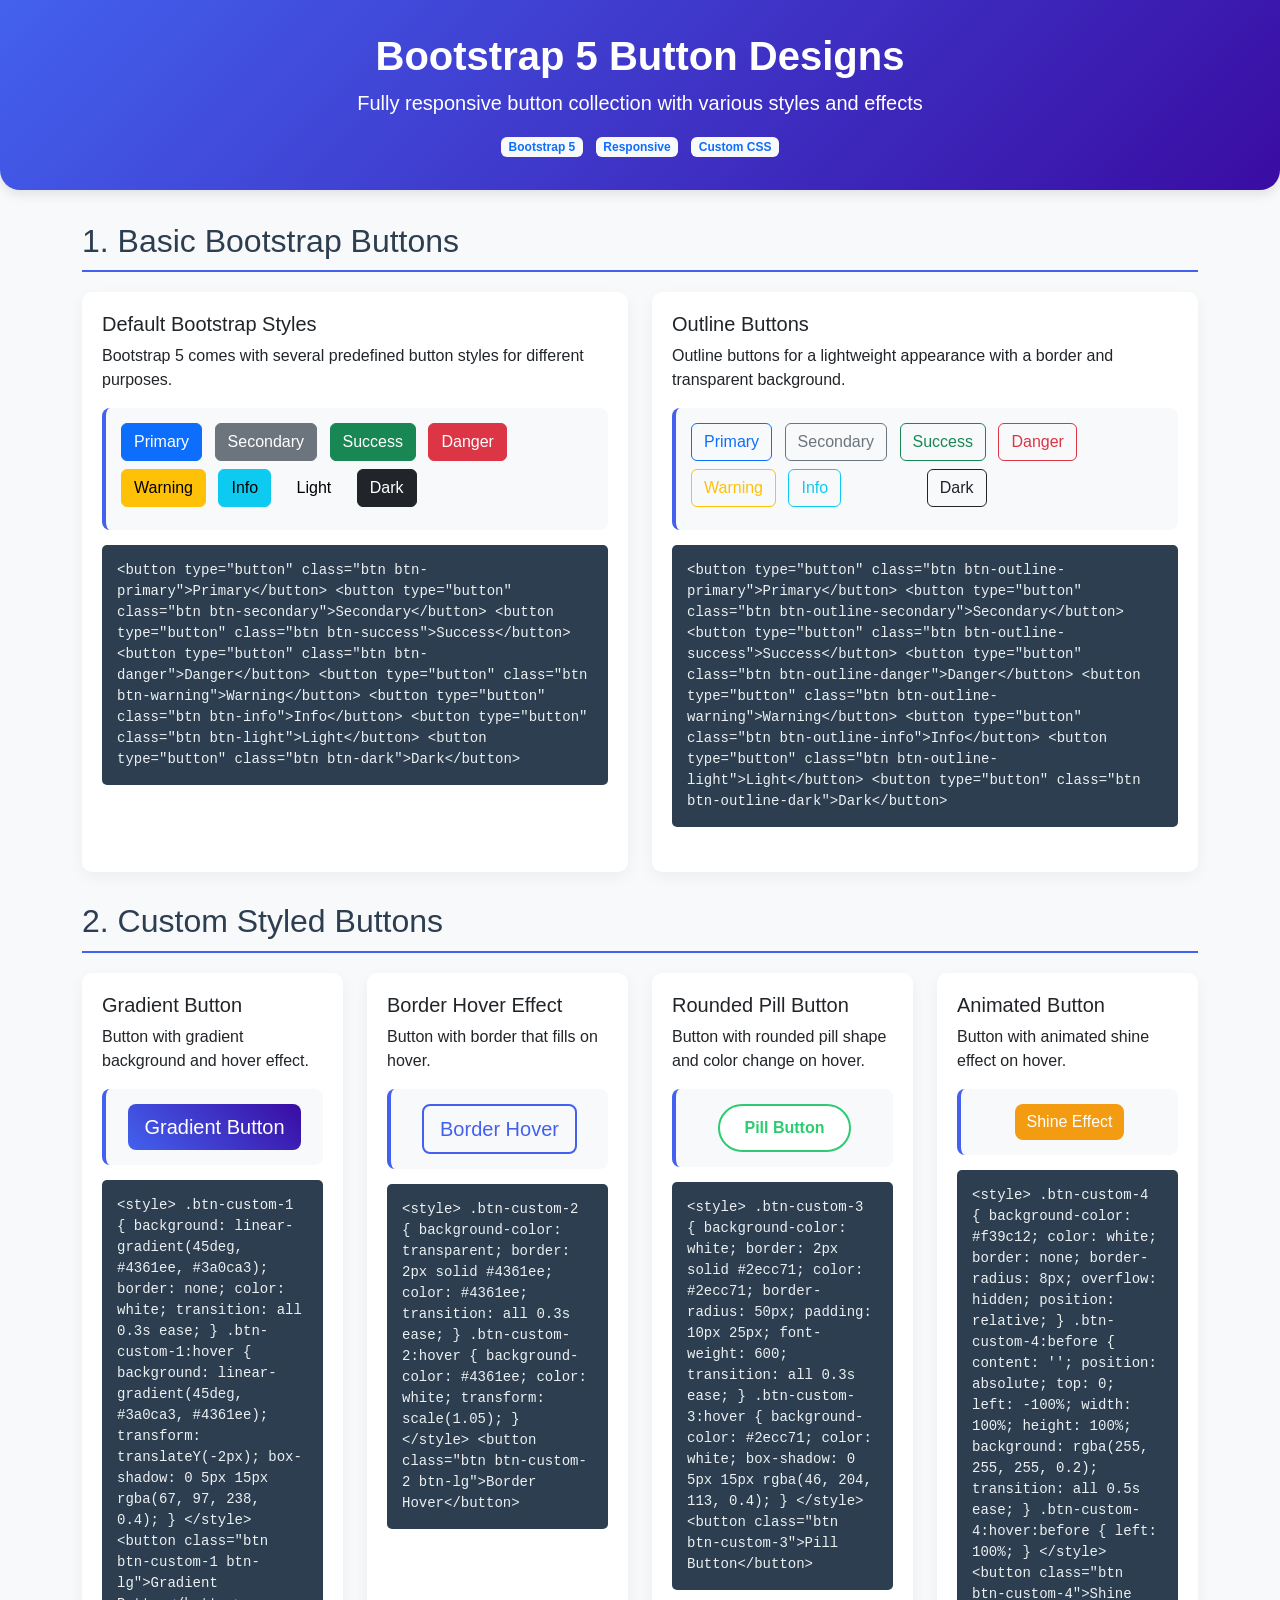
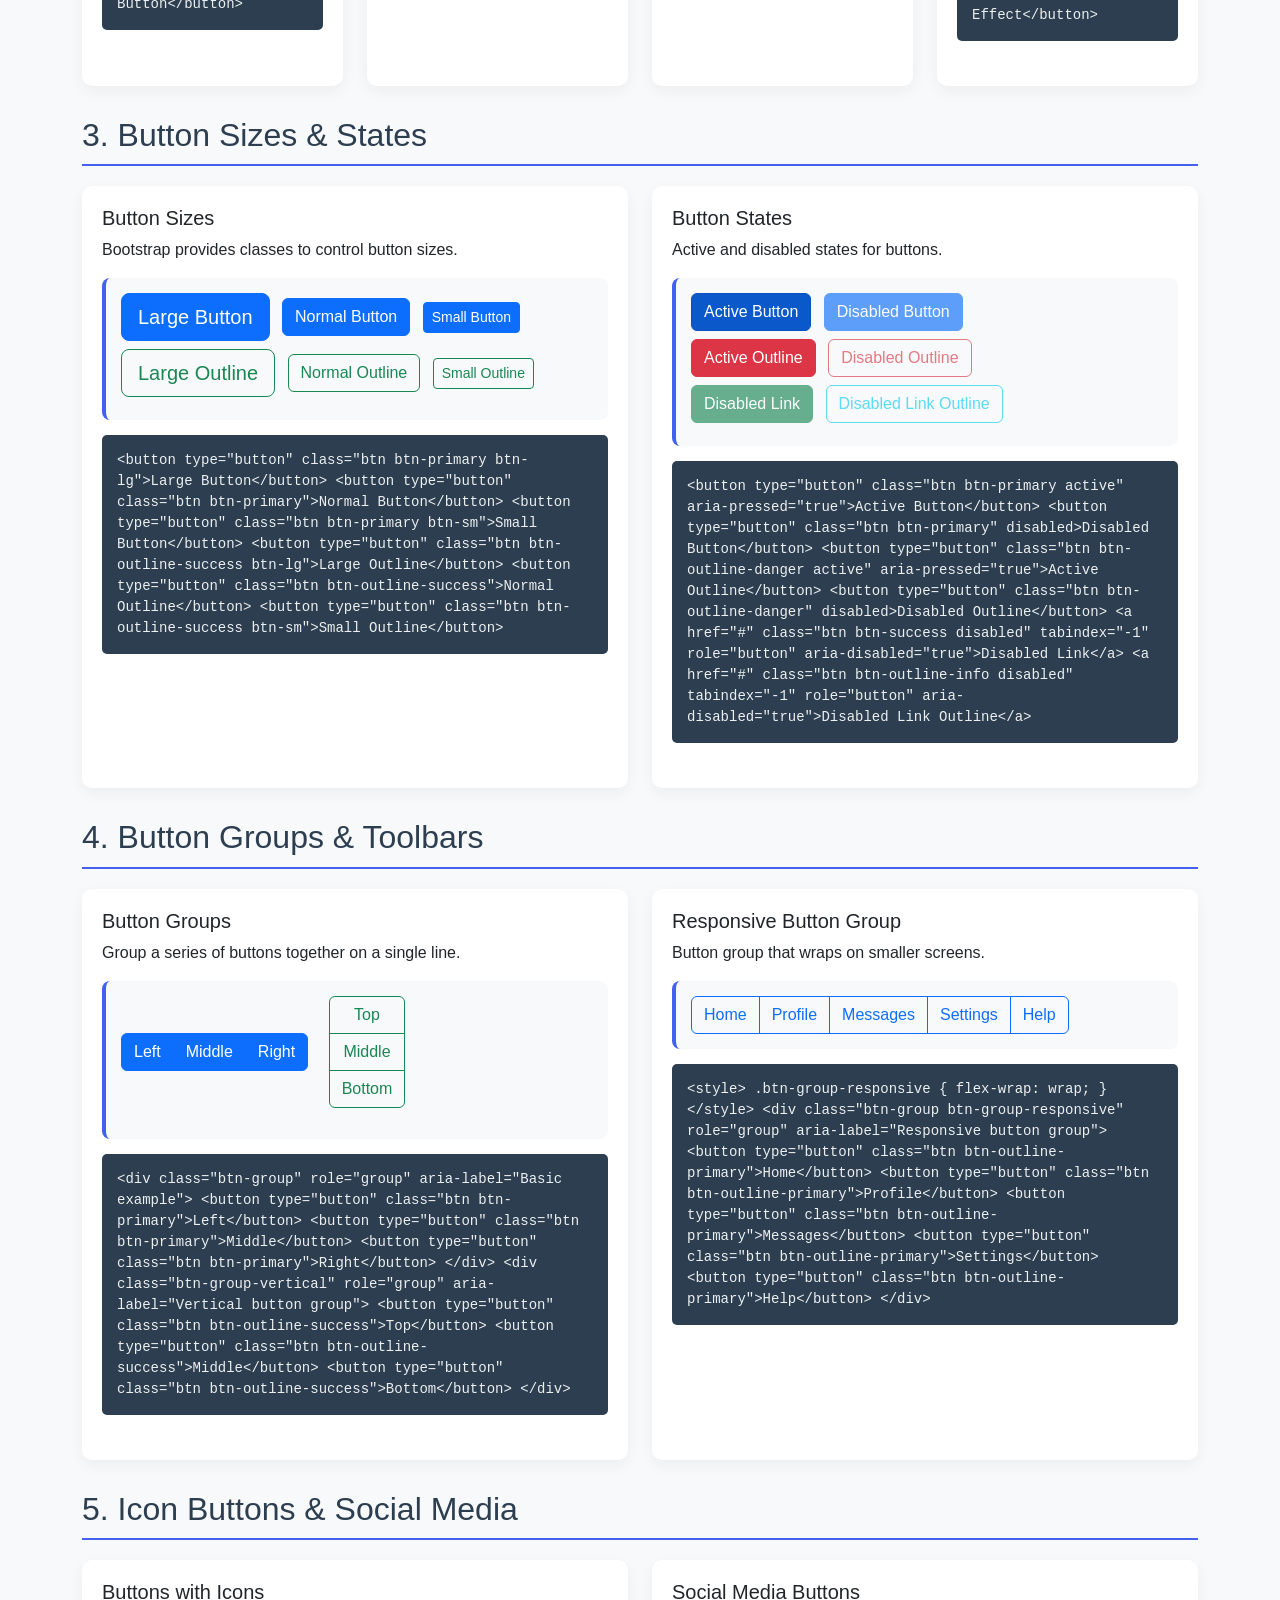
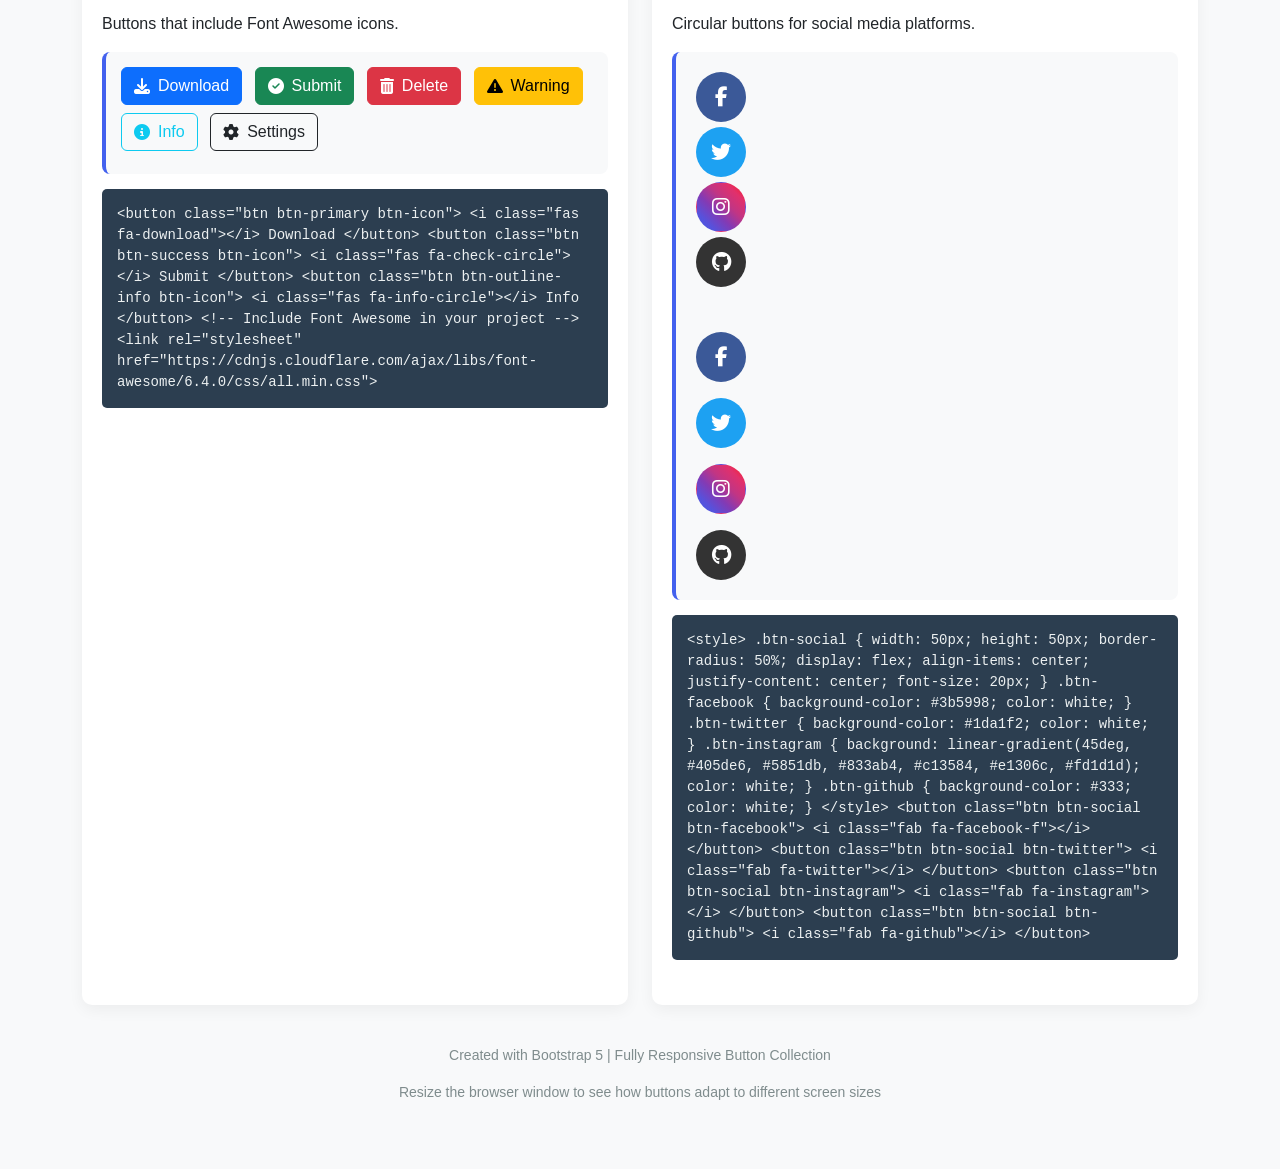
<file: btn.html>
<!DOCTYPE html>
<html lang="en">
<head>
    <meta charset="UTF-8">
    <meta name="viewport" content="width=device-width, initial-scale=1.0">
    <title>Bootstrap 5 Button Designs - Responsive</title>
    <!-- Bootstrap 5 CSS -->
    <link href="https://cdn.jsdelivr.net/npm/bootstrap@5.3.0-alpha1/dist/css/bootstrap.min.css" rel="stylesheet">
    <!-- Font Awesome for icons -->
    <link rel="stylesheet" href="https://cdnjs.cloudflare.com/ajax/libs/font-awesome/6.4.0/css/all.min.css">
    <style>
        :root {
            --primary-color: #4361ee;
            --secondary-color: #3a0ca3;
            --success-color: #2ecc71;
            --danger-color: #e74c3c;
            --warning-color: #f39c12;
            --info-color: #3498db;
            --dark-color: #2c3e50;
            --light-color: #ecf0f1;
        }
        
        body {
            background-color: #f8f9fa;
            padding-bottom: 50px;
            font-family: 'Segoe UI', Tahoma, Geneva, Verdana, sans-serif;
        }
        
        .header {
            background: linear-gradient(135deg, var(--primary-color), var(--secondary-color));
            color: white;
            padding: 2rem 0;
            margin-bottom: 2rem;
            border-radius: 0 0 20px 20px;
            box-shadow: 0 4px 12px rgba(0, 0, 0, 0.1);
        }
        
        .section-title {
            color: var(--dark-color);
            border-bottom: 2px solid var(--primary-color);
            padding-bottom: 10px;
            margin-top: 30px;
            margin-bottom: 20px;
        }
        
        .button-card {
            background: white;
            border-radius: 10px;
            padding: 20px;
            margin-bottom: 25px;
            box-shadow: 0 5px 15px rgba(0, 0, 0, 0.05);
            transition: transform 0.3s ease;
            height: 100%;
        }
        
        .button-card:hover {
            transform: translateY(-5px);
        }
        
        .button-demo {
            margin: 15px 0;
            padding: 15px;
            background-color: #f8f9fa;
            border-radius: 8px;
            border-left: 4px solid var(--primary-color);
        }
        
        .code-block {
            background-color: #2c3e50;
            color: #ecf0f1;
            padding: 15px;
            border-radius: 5px;
            font-family: 'Courier New', monospace;
            font-size: 14px;
            overflow-x: auto;
            margin-top: 15px;
        }
        
        .btn-custom-1 {
            background: linear-gradient(45deg, var(--primary-color), var(--secondary-color));
            border: none;
            color: white;
            transition: all 0.3s ease;
        }
        
        .btn-custom-1:hover {
            background: linear-gradient(45deg, var(--secondary-color), var(--primary-color));
            transform: translateY(-2px);
            box-shadow: 0 5px 15px rgba(67, 97, 238, 0.4);
        }
        
        .btn-custom-2 {
            background-color: transparent;
            border: 2px solid var(--primary-color);
            color: var(--primary-color);
            transition: all 0.3s ease;
        }
        
        .btn-custom-2:hover {
            background-color: var(--primary-color);
            color: white;
            transform: scale(1.05);
        }
        
        .btn-custom-3 {
            background-color: white;
            border: 2px solid var(--success-color);
            color: var(--success-color);
            border-radius: 50px;
            padding: 10px 25px;
            font-weight: 600;
            transition: all 0.3s ease;
        }
        
        .btn-custom-3:hover {
            background-color: var(--success-color);
            color: white;
            box-shadow: 0 5px 15px rgba(46, 204, 113, 0.4);
        }
        
        .btn-custom-4 {
            background-color: var(--warning-color);
            color: white;
            border: none;
            border-radius: 8px;
            overflow: hidden;
            position: relative;
            transition: all 0.3s ease;
        }
        
        .btn-custom-4:before {
            content: '';
            position: absolute;
            top: 0;
            left: -100%;
            width: 100%;
            height: 100%;
            background: rgba(255, 255, 255, 0.2);
            transition: all 0.5s ease;
        }
        
        .btn-custom-4:hover:before {
            left: 100%;
        }
        
        .btn-custom-5 {
            background-color: var(--dark-color);
            color: white;
            border: none;
            border-radius: 0;
            position: relative;
            transition: all 0.3s ease;
        }
        
        .btn-custom-5:after {
            content: '';
            position: absolute;
            bottom: 0;
            left: 0;
            width: 0;
            height: 3px;
            background-color: var(--info-color);
            transition: width 0.3s ease;
        }
        
        .btn-custom-5:hover:after {
            width: 100%;
        }
        
        .btn-social {
            width: 50px;
            height: 50px;
            border-radius: 50%;
            display: flex;
            align-items: center;
            justify-content: center;
            font-size: 20px;
            margin: 5px;
        }
        
        .btn-facebook {
            background-color: #3b5998;
            color: white;
        }
        
        .btn-twitter {
            background-color: #1da1f2;
            color: white;
        }
        
        .btn-instagram {
            background: linear-gradient(45deg, #405de6, #5851db, #833ab4, #c13584, #e1306c, #fd1d1d);
            color: white;
        }
        
        .btn-github {
            background-color: #333;
            color: white;
        }
        
        .btn-animated {
            position: relative;
            overflow: hidden;
            z-index: 1;
        }
        
        .btn-animated:after {
            content: '';
            position: absolute;
            top: 50%;
            left: 50%;
            width: 5px;
            height: 5px;
            background: rgba(255, 255, 255, 0.5);
            opacity: 0;
            border-radius: 100%;
            transform: scale(1, 1) translate(-50%);
            transform-origin: 50% 50%;
        }
        
        .btn-animated:focus:after {
            animation: ripple 1s ease-out;
        }
        
        @keyframes ripple {
            0% {
                transform: scale(0, 0);
                opacity: 0.5;
            }
            100% {
                transform: scale(20, 20);
                opacity: 0;
            }
        }
        
        .btn-icon {
            display: inline-flex;
            align-items: center;
            justify-content: center;
        }
        
        .btn-icon i {
            margin-right: 8px;
        }
        
        .btn-group-responsive {
            flex-wrap: wrap;
        }
        
        @media (max-width: 768px) {
            .header h1 {
                font-size: 1.8rem;
            }
            
            .header p {
                font-size: 1rem;
            }
            
            .btn-group-responsive .btn {
                margin-bottom: 5px;
            }
        }
        
        .footer {
            text-align: center;
            margin-top: 40px;
            color: #7f8c8d;
            font-size: 14px;
        }
    </style>
</head>
<body>
    <!-- Header Section -->
    <div class="header">
        <div class="container">
            <h1 class="text-center fw-bold">Bootstrap 5 Button Designs</h1>
            <p class="text-center lead">Fully responsive button collection with various styles and effects</p>
            <div class="text-center mt-3">
                <span class="badge bg-light text-primary me-2">Bootstrap 5</span>
                <span class="badge bg-light text-primary me-2">Responsive</span>
                <span class="badge bg-light text-primary">Custom CSS</span>
            </div>
        </div>
    </div>
    
    <div class="container">
        <!-- Basic Bootstrap Buttons -->
        <section>
            <h2 class="section-title">1. Basic Bootstrap Buttons</h2>
            <div class="row">
                <div class="col-md-6">
                    <div class="button-card">
                        <h5>Default Bootstrap Styles</h5>
                        <p>Bootstrap 5 comes with several predefined button styles for different purposes.</p>
                        <div class="button-demo">
                            <button type="button" class="btn btn-primary me-2 mb-2">Primary</button>
                            <button type="button" class="btn btn-secondary me-2 mb-2">Secondary</button>
                            <button type="button" class="btn btn-success me-2 mb-2">Success</button>
                            <button type="button" class="btn btn-danger me-2 mb-2">Danger</button>
                            <button type="button" class="btn btn-warning me-2 mb-2">Warning</button>
                            <button type="button" class="btn btn-info me-2 mb-2">Info</button>
                            <button type="button" class="btn btn-light me-2 mb-2">Light</button>
                            <button type="button" class="btn btn-dark me-2 mb-2">Dark</button>
                        </div>
                        <div class="code-block">
&lt;button type="button" class="btn btn-primary"&gt;Primary&lt;/button&gt;
&lt;button type="button" class="btn btn-secondary"&gt;Secondary&lt;/button&gt;
&lt;button type="button" class="btn btn-success"&gt;Success&lt;/button&gt;
&lt;button type="button" class="btn btn-danger"&gt;Danger&lt;/button&gt;
&lt;button type="button" class="btn btn-warning"&gt;Warning&lt;/button&gt;
&lt;button type="button" class="btn btn-info"&gt;Info&lt;/button&gt;
&lt;button type="button" class="btn btn-light"&gt;Light&lt;/button&gt;
&lt;button type="button" class="btn btn-dark"&gt;Dark&lt;/button&gt;
                        </div>
                    </div>
                </div>
                <div class="col-md-6">
                    <div class="button-card">
                        <h5>Outline Buttons</h5>
                        <p>Outline buttons for a lightweight appearance with a border and transparent background.</p>
                        <div class="button-demo">
                            <button type="button" class="btn btn-outline-primary me-2 mb-2">Primary</button>
                            <button type="button" class="btn btn-outline-secondary me-2 mb-2">Secondary</button>
                            <button type="button" class="btn btn-outline-success me-2 mb-2">Success</button>
                            <button type="button" class="btn btn-outline-danger me-2 mb-2">Danger</button>
                            <button type="button" class="btn btn-outline-warning me-2 mb-2">Warning</button>
                            <button type="button" class="btn btn-outline-info me-2 mb-2">Info</button>
                            <button type="button" class="btn btn-outline-light me-2 mb-2">Light</button>
                            <button type="button" class="btn btn-outline-dark me-2 mb-2">Dark</button>
                        </div>
                        <div class="code-block">
&lt;button type="button" class="btn btn-outline-primary"&gt;Primary&lt;/button&gt;
&lt;button type="button" class="btn btn-outline-secondary"&gt;Secondary&lt;/button&gt;
&lt;button type="button" class="btn btn-outline-success"&gt;Success&lt;/button&gt;
&lt;button type="button" class="btn btn-outline-danger"&gt;Danger&lt;/button&gt;
&lt;button type="button" class="btn btn-outline-warning"&gt;Warning&lt;/button&gt;
&lt;button type="button" class="btn btn-outline-info"&gt;Info&lt;/button&gt;
&lt;button type="button" class="btn btn-outline-light"&gt;Light&lt;/button&gt;
&lt;button type="button" class="btn btn-outline-dark"&gt;Dark&lt;/button&gt;
                        </div>
                    </div>
                </div>
            </div>
        </section>
        
        <!-- Custom Styled Buttons -->
        <section>
            <h2 class="section-title">2. Custom Styled Buttons</h2>
            <div class="row">
                <div class="col-md-6 col-lg-3">
                    <div class="button-card">
                        <h5>Gradient Button</h5>
                        <p>Button with gradient background and hover effect.</p>
                        <div class="button-demo text-center">
                            <button class="btn btn-custom-1 btn-lg">Gradient Button</button>
                        </div>
                        <div class="code-block">
&lt;style&gt;
.btn-custom-1 {
    background: linear-gradient(45deg, #4361ee, #3a0ca3);
    border: none;
    color: white;
    transition: all 0.3s ease;
}
.btn-custom-1:hover {
    background: linear-gradient(45deg, #3a0ca3, #4361ee);
    transform: translateY(-2px);
    box-shadow: 0 5px 15px rgba(67, 97, 238, 0.4);
}
&lt;/style&gt;

&lt;button class="btn btn-custom-1 btn-lg"&gt;Gradient Button&lt;/button&gt;
                        </div>
                    </div>
                </div>
                <div class="col-md-6 col-lg-3">
                    <div class="button-card">
                        <h5>Border Hover Effect</h5>
                        <p>Button with border that fills on hover.</p>
                        <div class="button-demo text-center">
                            <button class="btn btn-custom-2 btn-lg">Border Hover</button>
                        </div>
                        <div class="code-block">
&lt;style&gt;
.btn-custom-2 {
    background-color: transparent;
    border: 2px solid #4361ee;
    color: #4361ee;
    transition: all 0.3s ease;
}
.btn-custom-2:hover {
    background-color: #4361ee;
    color: white;
    transform: scale(1.05);
}
&lt;/style&gt;

&lt;button class="btn btn-custom-2 btn-lg"&gt;Border Hover&lt;/button&gt;
                        </div>
                    </div>
                </div>
                <div class="col-md-6 col-lg-3">
                    <div class="button-card">
                        <h5>Rounded Pill Button</h5>
                        <p>Button with rounded pill shape and color change on hover.</p>
                        <div class="button-demo text-center">
                            <button class="btn btn-custom-3">Pill Button</button>
                        </div>
                        <div class="code-block">
&lt;style&gt;
.btn-custom-3 {
    background-color: white;
    border: 2px solid #2ecc71;
    color: #2ecc71;
    border-radius: 50px;
    padding: 10px 25px;
    font-weight: 600;
    transition: all 0.3s ease;
}
.btn-custom-3:hover {
    background-color: #2ecc71;
    color: white;
    box-shadow: 0 5px 15px rgba(46, 204, 113, 0.4);
}
&lt;/style&gt;

&lt;button class="btn btn-custom-3"&gt;Pill Button&lt;/button&gt;
                        </div>
                    </div>
                </div>
                <div class="col-md-6 col-lg-3">
                    <div class="button-card">
                        <h5>Animated Button</h5>
                        <p>Button with animated shine effect on hover.</p>
                        <div class="button-demo text-center">
                            <button class="btn btn-custom-4">Shine Effect</button>
                        </div>
                        <div class="code-block">
&lt;style&gt;
.btn-custom-4 {
    background-color: #f39c12;
    color: white;
    border: none;
    border-radius: 8px;
    overflow: hidden;
    position: relative;
}
.btn-custom-4:before {
    content: '';
    position: absolute;
    top: 0;
    left: -100%;
    width: 100%;
    height: 100%;
    background: rgba(255, 255, 255, 0.2);
    transition: all 0.5s ease;
}
.btn-custom-4:hover:before {
    left: 100%;
}
&lt;/style&gt;

&lt;button class="btn btn-custom-4"&gt;Shine Effect&lt;/button&gt;
                        </div>
                    </div>
                </div>
            </div>
        </section>
        
        <!-- Button Sizes & States -->
        <section>
            <h2 class="section-title">3. Button Sizes & States</h2>
            <div class="row">
                <div class="col-md-6">
                    <div class="button-card">
                        <h5>Button Sizes</h5>
                        <p>Bootstrap provides classes to control button sizes.</p>
                        <div class="button-demo">
                            <button type="button" class="btn btn-primary btn-lg me-2 mb-2">Large Button</button>
                            <button type="button" class="btn btn-primary me-2 mb-2">Normal Button</button>
                            <button type="button" class="btn btn-primary btn-sm me-2 mb-2">Small Button</button>
                            <br>
                            <button type="button" class="btn btn-outline-success btn-lg me-2 mb-2">Large Outline</button>
                            <button type="button" class="btn btn-outline-success me-2 mb-2">Normal Outline</button>
                            <button type="button" class="btn btn-outline-success btn-sm mb-2">Small Outline</button>
                        </div>
                        <div class="code-block">
&lt;button type="button" class="btn btn-primary btn-lg"&gt;Large Button&lt;/button&gt;
&lt;button type="button" class="btn btn-primary"&gt;Normal Button&lt;/button&gt;
&lt;button type="button" class="btn btn-primary btn-sm"&gt;Small Button&lt;/button&gt;

&lt;button type="button" class="btn btn-outline-success btn-lg"&gt;Large Outline&lt;/button&gt;
&lt;button type="button" class="btn btn-outline-success"&gt;Normal Outline&lt;/button&gt;
&lt;button type="button" class="btn btn-outline-success btn-sm"&gt;Small Outline&lt;/button&gt;
                        </div>
                    </div>
                </div>
                <div class="col-md-6">
                    <div class="button-card">
                        <h5>Button States</h5>
                        <p>Active and disabled states for buttons.</p>
                        <div class="button-demo">
                            <button type="button" class="btn btn-primary active me-2 mb-2" aria-pressed="true">Active Button</button>
                            <button type="button" class="btn btn-primary me-2 mb-2" disabled>Disabled Button</button>
                            <br>
                            <button type="button" class="btn btn-outline-danger active me-2 mb-2" aria-pressed="true">Active Outline</button>
                            <button type="button" class="btn btn-outline-danger mb-2" disabled>Disabled Outline</button>
                            <br>
                            <a href="#" class="btn btn-success disabled me-2 mb-2" tabindex="-1" role="button" aria-disabled="true">Disabled Link</a>
                            <a href="#" class="btn btn-outline-info disabled mb-2" tabindex="-1" role="button" aria-disabled="true">Disabled Link Outline</a>
                        </div>
                        <div class="code-block">
&lt;button type="button" class="btn btn-primary active" aria-pressed="true"&gt;Active Button&lt;/button&gt;
&lt;button type="button" class="btn btn-primary" disabled&gt;Disabled Button&lt;/button&gt;

&lt;button type="button" class="btn btn-outline-danger active" aria-pressed="true"&gt;Active Outline&lt;/button&gt;
&lt;button type="button" class="btn btn-outline-danger" disabled&gt;Disabled Outline&lt;/button&gt;

&lt;a href="#" class="btn btn-success disabled" tabindex="-1" role="button" aria-disabled="true"&gt;Disabled Link&lt;/a&gt;
&lt;a href="#" class="btn btn-outline-info disabled" tabindex="-1" role="button" aria-disabled="true"&gt;Disabled Link Outline&lt;/a&gt;
                        </div>
                    </div>
                </div>
            </div>
        </section>
        
        <!-- Button Groups & Toolbars -->
        <section>
            <h2 class="section-title">4. Button Groups & Toolbars</h2>
            <div class="row">
                <div class="col-md-6">
                    <div class="button-card">
                        <h5>Button Groups</h5>
                        <p>Group a series of buttons together on a single line.</p>
                        <div class="button-demo">
                            <div class="btn-group me-3 mb-3" role="group" aria-label="Basic example">
                                <button type="button" class="btn btn-primary">Left</button>
                                <button type="button" class="btn btn-primary">Middle</button>
                                <button type="button" class="btn btn-primary">Right</button>
                            </div>
                            
                            <div class="btn-group-vertical mb-3" role="group" aria-label="Vertical button group">
                                <button type="button" class="btn btn-outline-success">Top</button>
                                <button type="button" class="btn btn-outline-success">Middle</button>
                                <button type="button" class="btn btn-outline-success">Bottom</button>
                            </div>
                        </div>
                        <div class="code-block">
&lt;div class="btn-group" role="group" aria-label="Basic example"&gt;
    &lt;button type="button" class="btn btn-primary"&gt;Left&lt;/button&gt;
    &lt;button type="button" class="btn btn-primary"&gt;Middle&lt;/button&gt;
    &lt;button type="button" class="btn btn-primary"&gt;Right&lt;/button&gt;
&lt;/div&gt;

&lt;div class="btn-group-vertical" role="group" aria-label="Vertical button group"&gt;
    &lt;button type="button" class="btn btn-outline-success"&gt;Top&lt;/button&gt;
    &lt;button type="button" class="btn btn-outline-success"&gt;Middle&lt;/button&gt;
    &lt;button type="button" class="btn btn-outline-success"&gt;Bottom&lt;/button&gt;
&lt;/div&gt;
                        </div>
                    </div>
                </div>
                <div class="col-md-6">
                    <div class="button-card">
                        <h5>Responsive Button Group</h5>
                        <p>Button group that wraps on smaller screens.</p>
                        <div class="button-demo">
                            <div class="btn-group btn-group-responsive" role="group" aria-label="Responsive button group">
                                <button type="button" class="btn btn-outline-primary">Home</button>
                                <button type="button" class="btn btn-outline-primary">Profile</button>
                                <button type="button" class="btn btn-outline-primary">Messages</button>
                                <button type="button" class="btn btn-outline-primary">Settings</button>
                                <button type="button" class="btn btn-outline-primary">Help</button>
                            </div>
                        </div>
                        <div class="code-block">
&lt;style&gt;
.btn-group-responsive {
    flex-wrap: wrap;
}
&lt;/style&gt;

&lt;div class="btn-group btn-group-responsive" role="group" aria-label="Responsive button group"&gt;
    &lt;button type="button" class="btn btn-outline-primary"&gt;Home&lt;/button&gt;
    &lt;button type="button" class="btn btn-outline-primary"&gt;Profile&lt;/button&gt;
    &lt;button type="button" class="btn btn-outline-primary"&gt;Messages&lt;/button&gt;
    &lt;button type="button" class="btn btn-outline-primary"&gt;Settings&lt;/button&gt;
    &lt;button type="button" class="btn btn-outline-primary"&gt;Help&lt;/button&gt;
&lt;/div&gt;
                        </div>
                    </div>
                </div>
            </div>
        </section>
        
        <!-- Icon Buttons & Social Media -->
        <section>
            <h2 class="section-title">5. Icon Buttons & Social Media</h2>
            <div class="row">
                <div class="col-md-6">
                    <div class="button-card">
                        <h5>Buttons with Icons</h5>
                        <p>Buttons that include Font Awesome icons.</p>
                        <div class="button-demo">
                            <button class="btn btn-primary btn-icon me-2 mb-2">
                                <i class="fas fa-download"></i> Download
                            </button>
                            <button class="btn btn-success btn-icon me-2 mb-2">
                                <i class="fas fa-check-circle"></i> Submit
                            </button>
                            <button class="btn btn-danger btn-icon me-2 mb-2">
                                <i class="fas fa-trash-alt"></i> Delete
                            </button>
                            <button class="btn btn-warning btn-icon mb-2">
                                <i class="fas fa-exclamation-triangle"></i> Warning
                            </button>
                            <br>
                            <button class="btn btn-outline-info btn-icon me-2 mb-2">
                                <i class="fas fa-info-circle"></i> Info
                            </button>
                            <button class="btn btn-outline-dark btn-icon mb-2">
                                <i class="fas fa-cog"></i> Settings
                            </button>
                        </div>
                        <div class="code-block">
&lt;button class="btn btn-primary btn-icon"&gt;
    &lt;i class="fas fa-download"&gt;&lt;/i&gt; Download
&lt;/button&gt;

&lt;button class="btn btn-success btn-icon"&gt;
    &lt;i class="fas fa-check-circle"&gt;&lt;/i&gt; Submit
&lt;/button&gt;

&lt;button class="btn btn-outline-info btn-icon"&gt;
    &lt;i class="fas fa-info-circle"&gt;&lt;/i&gt; Info
&lt;/button&gt;

&lt;!-- Include Font Awesome in your project --&gt;
&lt;link rel="stylesheet" href="https://cdnjs.cloudflare.com/ajax/libs/font-awesome/6.4.0/css/all.min.css"&gt;
                        </div>
                    </div>
                </div>
                <div class="col-md-6">
                    <div class="button-card">
                        <h5>Social Media Buttons</h5>
                        <p>Circular buttons for social media platforms.</p>
                        <div class="button-demo text-center">
                            <button class="btn btn-social btn-facebook me-2">
                                <i class="fab fa-facebook-f"></i>
                            </button>
                            <button class="btn btn-social btn-twitter me-2">
                                <i class="fab fa-twitter"></i>
                            </button>
                            <button class="btn btn-social btn-instagram me-2">
                                <i class="fab fa-instagram"></i>
                            </button>
                            <button class="btn btn-social btn-github">
                                <i class="fab fa-github"></i>
                            </button>
                            <br>
                            <button class="btn btn-social btn-facebook btn-lg me-2 mt-3">
                                <i class="fab fa-facebook-f"></i>
                            </button>
                            <button class="btn btn-social btn-twitter btn-lg me-2 mt-3">
                                <i class="fab fa-twitter"></i>
                            </button>
                            <button class="btn btn-social btn-instagram btn-lg me-2 mt-3">
                                <i class="fab fa-instagram"></i>
                            </button>
                            <button class="btn btn-social btn-github btn-lg mt-3">
                                <i class="fab fa-github"></i>
                            </button>
                        </div>
                        <div class="code-block">
&lt;style&gt;
.btn-social {
    width: 50px;
    height: 50px;
    border-radius: 50%;
    display: flex;
    align-items: center;
    justify-content: center;
    font-size: 20px;
}
.btn-facebook { background-color: #3b5998; color: white; }
.btn-twitter { background-color: #1da1f2; color: white; }
.btn-instagram { background: linear-gradient(45deg, #405de6, #5851db, #833ab4, #c13584, #e1306c, #fd1d1d); color: white; }
.btn-github { background-color: #333; color: white; }
&lt;/style&gt;

&lt;button class="btn btn-social btn-facebook"&gt;
    &lt;i class="fab fa-facebook-f"&gt;&lt;/i&gt;
&lt;/button&gt;
&lt;button class="btn btn-social btn-twitter"&gt;
    &lt;i class="fab fa-twitter"&gt;&lt;/i&gt;
&lt;/button&gt;
&lt;button class="btn btn-social btn-instagram"&gt;
    &lt;i class="fab fa-instagram"&gt;&lt;/i&gt;
&lt;/button&gt;
&lt;button class="btn btn-social btn-github"&gt;
    &lt;i class="fab fa-github"&gt;&lt;/i&gt;
&lt;/button&gt;
                        </div>
                    </div>
                </div>
            </div>
        </section>
        
        <!-- Footer -->
        <div class="footer">
            <p>Created with Bootstrap 5 | Fully Responsive Button Collection</p>
            <p>Resize the browser window to see how buttons adapt to different screen sizes</p>
        </div>
    </div>

    <!-- Bootstrap 5 JS Bundle with Popper -->
    <script src="https://cdn.jsdelivr.net/npm/bootstrap@5.3.0-alpha1/dist/js/bootstrap.bundle.min.js"></script>
</body>
</html>
</file>
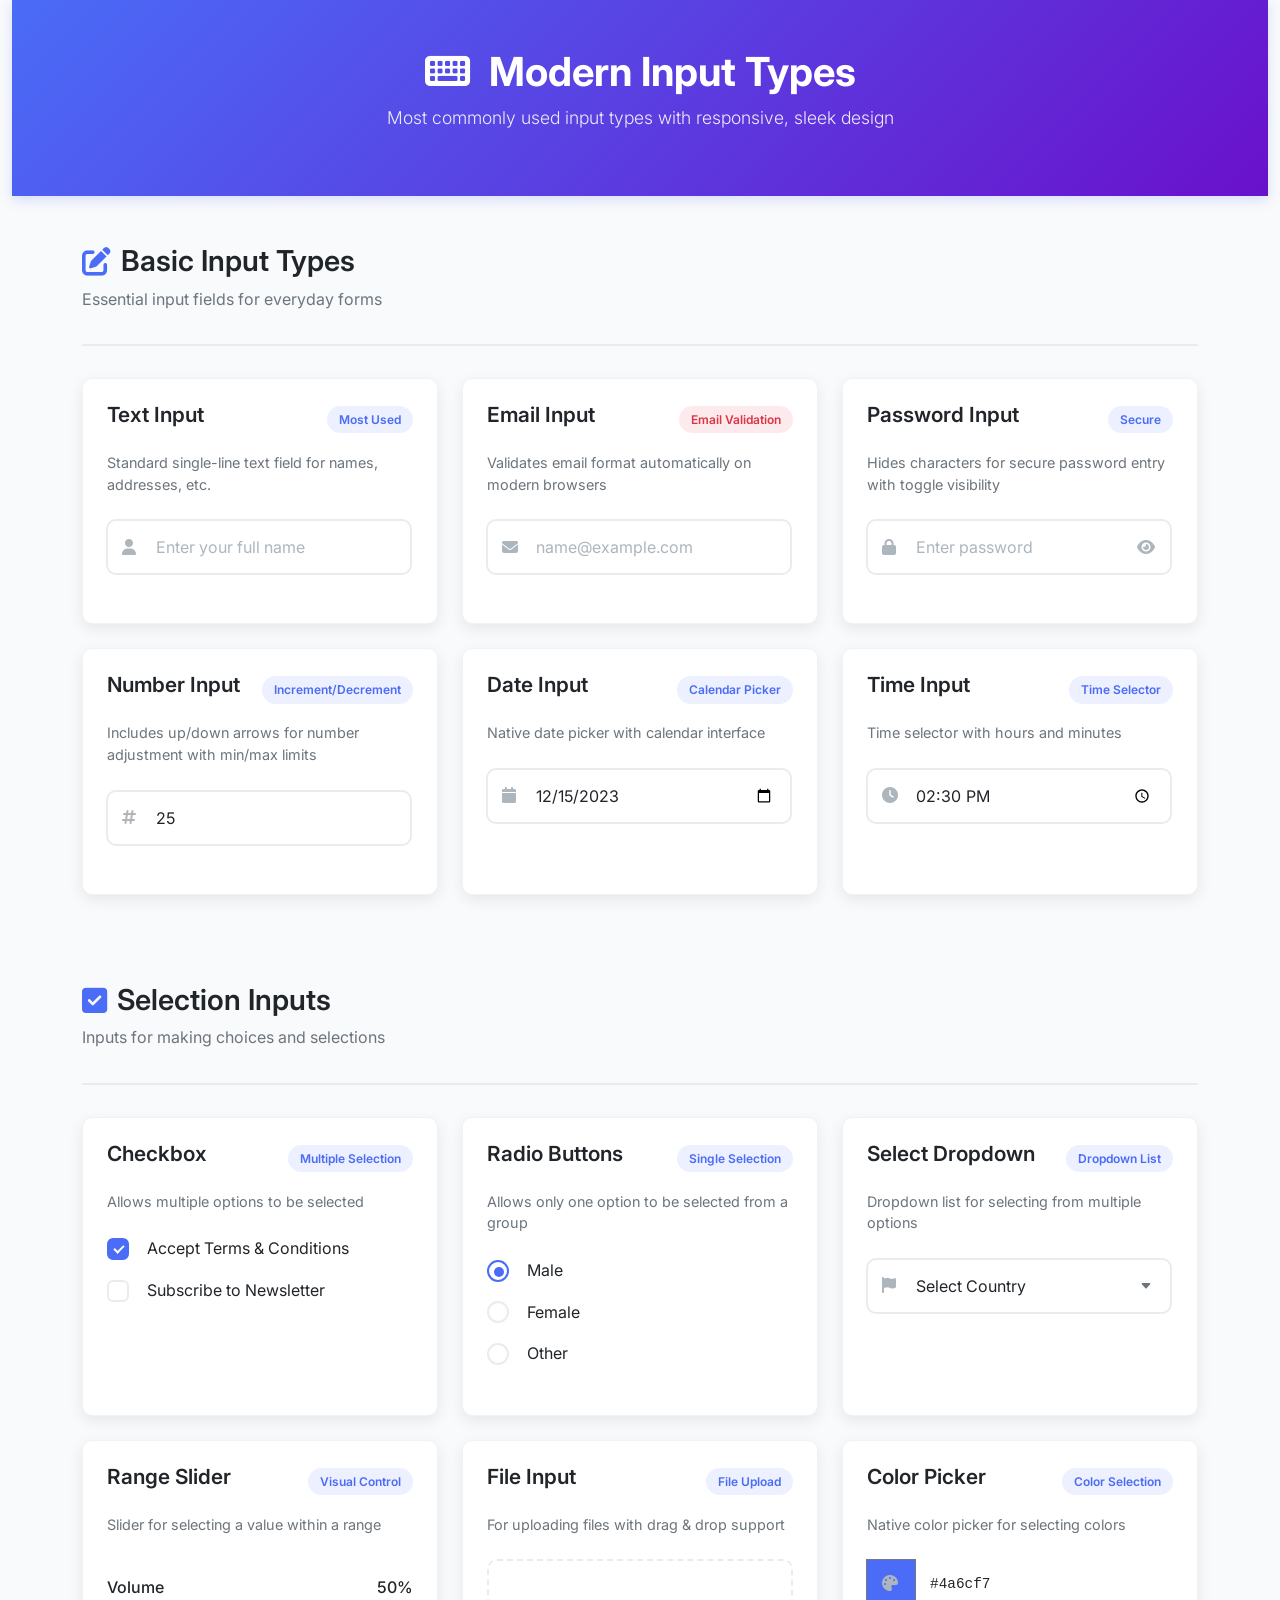
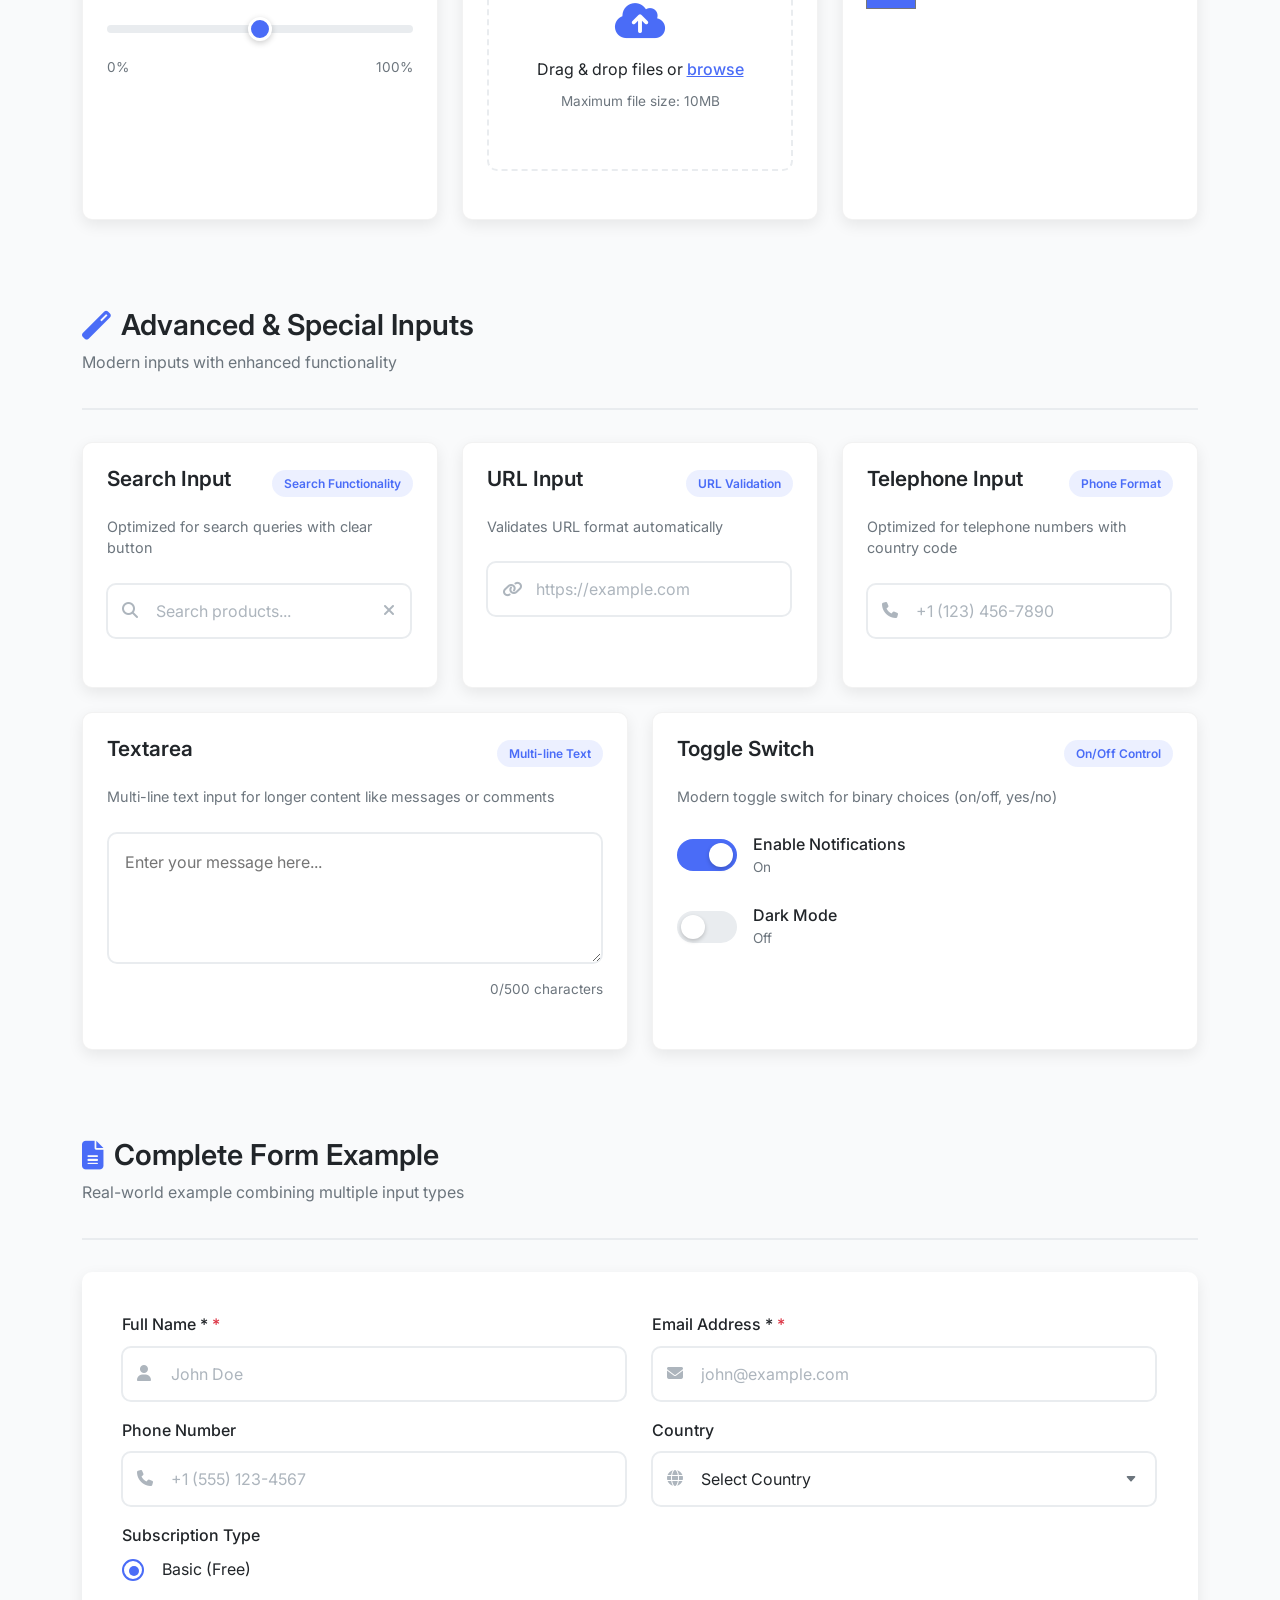
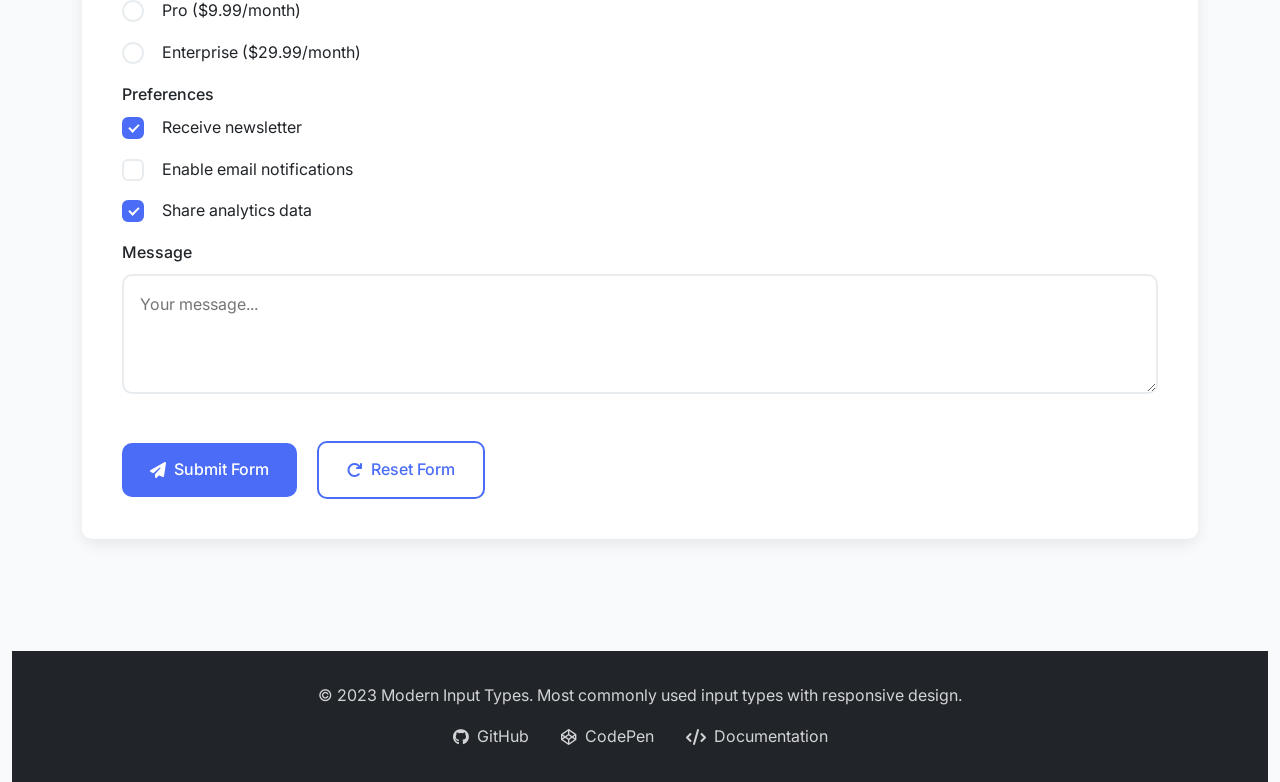
<file: inputtype.html>
<!DOCTYPE html>
<html lang="en">
<head>
    <meta charset="UTF-8">
    <meta name="viewport" content="width=device-width, initial-scale=1.0">
    <title>Modern Input Types - Most Used</title>
    <!-- Bootstrap 5 CSS -->
    <link href="https://cdn.jsdelivr.net/npm/bootstrap@5.3.0-alpha1/dist/css/bootstrap.min.css" rel="stylesheet">
    <!-- Font Awesome -->
    <link rel="stylesheet" href="https://cdnjs.cloudflare.com/ajax/libs/font-awesome/6.4.0/css/all.min.css">
    <!-- Google Fonts -->
    <link href="https://fonts.googleapis.com/css2?family=Inter:wght@300;400;500;600;700&display=swap" rel="stylesheet">
    <!-- Custom CSS -->
    <link rel="stylesheet" href="input.css">
</head>
<body>
    <div class="container-fluid">
        <!-- Header -->
        <header class="modern-header">
            <div class="container">
                <h1><i class="fas fa-keyboard"></i> Modern Input Types</h1>
                <p class="subtitle">Most commonly used input types with responsive, sleek design</p>
            </div>
        </header>

        <!-- Main Content -->
        <main class="container main-container">
            <!-- Basic Input Types Section -->
            <section class="input-section">
                <div class="section-header">
                    <h2><i class="fas fa-edit"></i> Basic Input Types</h2>
                    <p class="section-description">Essential input fields for everyday forms</p>
                </div>
                
                <div class="row">
                    <!-- Text Input -->
                    <div class="col-lg-4 col-md-6 mb-4">
                        <div class="input-card">
                            <div class="input-header">
                                <h3>Text Input</h3>
                                <span class="input-tag">Most Used</span>
                            </div>
                            <p class="input-description">Standard single-line text field for names, addresses, etc.</p>
                            <div class="input-example">
                                <div class="input-group">
                                    <span class="input-icon"><i class="fas fa-user"></i></span>
                                    <input type="text" class="modern-input" placeholder="Enter your full name">
                                </div>
                            </div>
                            
                        </div>
                    </div>

                    <!-- Email Input -->
                    <div class="col-lg-4 col-md-6 mb-4">
                        <div class="input-card">
                            <div class="input-header">
                                <h3>Email Input</h3>
                                <span class="input-tag important">Email Validation</span>
                            </div>
                            <p class="input-description">Validates email format automatically on modern browsers</p>
                            <div class="input-example">
                                <div class="input-group">
                                    <span class="input-icon"><i class="fas fa-envelope"></i></span>
                                    <input type="email" class="modern-input" placeholder="name@example.com">
                                </div>
                            </div>
                            
                        </div>
                    </div>

                    <!-- Password Input -->
                    <div class="col-lg-4 col-md-6 mb-4">
                        <div class="input-card">
                            <div class="input-header">
                                <h3>Password Input</h3>
                                <span class="input-tag">Secure</span>
                            </div>
                            <p class="input-description">Hides characters for secure password entry with toggle visibility</p>
                            <div class="input-example">
                                <div class="input-group">
                                    <span class="input-icon"><i class="fas fa-lock"></i></span>
                                    <input type="password" class="modern-input" id="passwordField" placeholder="Enter password">
                                    <button class="input-action" id="togglePassword">
                                        <i class="fas fa-eye"></i>
                                    </button>
                                </div>
                            </div>
                           
                        </div>
                    </div>

                    <!-- Number Input -->
                    <div class="col-lg-4 col-md-6 mb-4">
                        <div class="input-card">
                            <div class="input-header">
                                <h3>Number Input</h3>
                                <span class="input-tag">Increment/Decrement</span>
                            </div>
                            <p class="input-description">Includes up/down arrows for number adjustment with min/max limits</p>
                            <div class="input-example">
                                <div class="input-group">
                                    <span class="input-icon"><i class="fas fa-hashtag"></i></span>
                                    <input type="number" class="modern-input" min="0" max="100" value="25" placeholder="Age">
                                </div>
                            </div>
                            
                        </div>
                    </div>

                    <!-- Date Input -->
                    <div class="col-lg-4 col-md-6 mb-4">
                        <div class="input-card">
                            <div class="input-header">
                                <h3>Date Input</h3>
                                <span class="input-tag">Calendar Picker</span>
                            </div>
                            <p class="input-description">Native date picker with calendar interface</p>
                            <div class="input-example">
                                <div class="input-group">
                                    <span class="input-icon"><i class="fas fa-calendar"></i></span>
                                    <input type="date" class="modern-input" value="2023-12-15">
                                </div>
                            </div>
                           
                        </div>
                    </div>

                    <!-- Time Input -->
                    <div class="col-lg-4 col-md-6 mb-4">
                        <div class="input-card">
                            <div class="input-header">
                                <h3>Time Input</h3>
                                <span class="input-tag">Time Selector</span>
                            </div>
                            <p class="input-description">Time selector with hours and minutes</p>
                            <div class="input-example">
                                <div class="input-group">
                                    <span class="input-icon"><i class="fas fa-clock"></i></span>
                                    <input type="time" class="modern-input" value="14:30">
                                </div>
                            </div>
                           
                        </div>
                    </div>
                </div>
            </section>

            <!-- Selection Inputs Section -->
            <section class="input-section">
                <div class="section-header">
                    <h2><i class="fas fa-check-square"></i> Selection Inputs</h2>
                    <p class="section-description">Inputs for making choices and selections</p>
                </div>
                
                <div class="row">
                    <!-- Checkbox -->
                    <div class="col-lg-4 col-md-6 mb-4">
                        <div class="input-card">
                            <div class="input-header">
                                <h3>Checkbox</h3>
                                <span class="input-tag">Multiple Selection</span>
                            </div>
                            <p class="input-description">Allows multiple options to be selected</p>
                            <div class="input-example">
                                <div class="checkbox-group">
                                    <label class="modern-checkbox">
                                        <input type="checkbox" checked>
                                        <span class="checkmark"></span>
                                        <span class="checkbox-label">Accept Terms & Conditions</span>
                                    </label>
                                    <label class="modern-checkbox">
                                        <input type="checkbox">
                                        <span class="checkmark"></span>
                                        <span class="checkbox-label">Subscribe to Newsletter</span>
                                    </label>
                                </div>
                            </div>
                           
                        </div>
                    </div>

                    <!-- Radio Buttons -->
                    <div class="col-lg-4 col-md-6 mb-4">
                        <div class="input-card">
                            <div class="input-header">
                                <h3>Radio Buttons</h3>
                                <span class="input-tag">Single Selection</span>
                            </div>
                            <p class="input-description">Allows only one option to be selected from a group</p>
                            <div class="input-example">
                                <div class="radio-group">
                                    <label class="modern-radio">
                                        <input type="radio" name="gender" checked>
                                        <span class="radiomark"></span>
                                        <span class="radio-label">Male</span>
                                    </label>
                                    <label class="modern-radio">
                                        <input type="radio" name="gender">
                                        <span class="radiomark"></span>
                                        <span class="radio-label">Female</span>
                                    </label>
                                    <label class="modern-radio">
                                        <input type="radio" name="gender">
                                        <span class="radiomark"></span>
                                        <span class="radio-label">Other</span>
                                    </label>
                                </div>
                            </div>
                           
                        </div>
                    </div>

                    <!-- Select Dropdown -->
                    <div class="col-lg-4 col-md-6 mb-4">
                        <div class="input-card">
                            <div class="input-header">
                                <h3>Select Dropdown</h3>
                                <span class="input-tag">Dropdown List</span>
                            </div>
                            <p class="input-description">Dropdown list for selecting from multiple options</p>
                            <div class="input-example">
                                <div class="input-group">
                                    <span class="input-icon"><i class="fas fa-flag"></i></span>
                                    <select class="modern-select">
                                        <option value="">Select Country</option>
                                        <option value="us">United States</option>
                                        <option value="uk">United Kingdom</option>
                                        <option value="ca">Canada</option>
                                        <option value="au">Australia</option>
                                        <option value="de">Germany</option>
                                    </select>
                                </div>
                            </div>
                           
                        </div>
                    </div>

                    <!-- Range Slider -->
                    <div class="col-lg-4 col-md-6 mb-4">
                        <div class="input-card">
                            <div class="input-header">
                                <h3>Range Slider</h3>
                                <span class="input-tag">Visual Control</span>
                            </div>
                            <p class="input-description">Slider for selecting a value within a range</p>
                            <div class="input-example">
                                <div class="range-container">
                                    <div class="range-header">
                                        <span>Volume</span>
                                        <span id="rangeValue">50%</span>
                                    </div>
                                    <input type="range" class="modern-range" min="0" max="100" value="50">
                                    <div class="range-labels">
                                        <span>0%</span>
                                        <span>100%</span>
                                    </div>
                                </div>
                            </div>
                            
                        </div>
                    </div>

                    <!-- File Input -->
                    <div class="col-lg-4 col-md-6 mb-4">
                        <div class="input-card">
                            <div class="input-header">
                                <h3>File Input</h3>
                                <span class="input-tag">File Upload</span>
                            </div>
                            <p class="input-description">For uploading files with drag & drop support</p>
                            <div class="input-example">
                                <div class="file-upload-area" id="fileUploadArea">
                                    <i class="fas fa-cloud-upload-alt upload-icon"></i>
                                    <p class="upload-text">Drag & drop files or <span class="browse-link">browse</span></p>
                                    <p class="upload-subtext">Maximum file size: 10MB</p>
                                    <input type="file" class="file-input" id="fileInput">
                                </div>
                            </div>
                           
                        </div>
                    </div>

                    <!-- Color Picker -->
                    <div class="col-lg-4 col-md-6 mb-4">
                        <div class="input-card">
                            <div class="input-header">
                                <h3>Color Picker</h3>
                                <span class="input-tag">Color Selection</span>
                            </div>
                            <p class="input-description">Native color picker for selecting colors</p>
                            <div class="input-example">
                                <div class="color-picker-container">
                                    <div class="input-group">
                                        <span class="input-icon"><i class="fas fa-palette"></i></span>
                                        <input type="color" class="modern-color" value="#4a6cf7">
                                        <span class="color-value">#4a6cf7</span>
                                    </div>
                                </div>
                            </div>
                           
                        </div>
                    </div>
                </div>
            </section>

            <!-- Advanced Inputs Section -->
            <section class="input-section">
                <div class="section-header">
                    <h2><i class="fas fa-magic"></i> Advanced & Special Inputs</h2>
                    <p class="section-description">Modern inputs with enhanced functionality</p>
                </div>
                
                <div class="row">
                    <!-- Search Input -->
                    <div class="col-lg-4 col-md-6 mb-4">
                        <div class="input-card">
                            <div class="input-header">
                                <h3>Search Input</h3>
                                <span class="input-tag">Search Functionality</span>
                            </div>
                            <p class="input-description">Optimized for search queries with clear button</p>
                            <div class="input-example">
                                <div class="input-group">
                                    <span class="input-icon"><i class="fas fa-search"></i></span>
                                    <input type="search" class="modern-input" placeholder="Search products...">
                                    <button class="input-action">
                                        <i class="fas fa-times"></i>
                                    </button>
                                </div>
                            </div>
                            
                        </div>
                    </div>

                    <!-- URL Input -->
                    <div class="col-lg-4 col-md-6 mb-4">
                        <div class="input-card">
                            <div class="input-header">
                                <h3>URL Input</h3>
                                <span class="input-tag">URL Validation</span>
                            </div>
                            <p class="input-description">Validates URL format automatically</p>
                            <div class="input-example">
                                <div class="input-group">
                                    <span class="input-icon"><i class="fas fa-link"></i></span>
                                    <input type="url" class="modern-input" placeholder="https://example.com">
                                </div>
                            </div>
                           
                        </div>
                    </div>

                    <!-- Tel Input -->
                    <div class="col-lg-4 col-md-6 mb-4">
                        <div class="input-card">
                            <div class="input-header">
                                <h3>Telephone Input</h3>
                                <span class="input-tag">Phone Format</span>
                            </div>
                            <p class="input-description">Optimized for telephone numbers with country code</p>
                            <div class="input-example">
                                <div class="input-group">
                                    <span class="input-icon"><i class="fas fa-phone"></i></span>
                                    <input type="tel" class="modern-input" placeholder="+1 (123) 456-7890">
                                </div>
                            </div>
                           
                        </div>
                    </div>

                    <!-- Textarea -->
                    <div class="col-lg-6 mb-4">
                        <div class="input-card">
                            <div class="input-header">
                                <h3>Textarea</h3>
                                <span class="input-tag">Multi-line Text</span>
                            </div>
                            <p class="input-description">Multi-line text input for longer content like messages or comments</p>
                            <div class="input-example">
                                <div class="textarea-container">
                                    <textarea class="modern-textarea" placeholder="Enter your message here..." rows="4"></textarea>
                                    <div class="textarea-footer">
                                        <span class="char-count">0/500 characters</span>
                                    </div>
                                </div>
                            </div>
                           
                        </div>
                    </div>

                    <!-- Toggle Switch -->
                    <div class="col-lg-6 mb-4">
                        <div class="input-card">
                            <div class="input-header">
                                <h3>Toggle Switch</h3>
                                <span class="input-tag">On/Off Control</span>
                            </div>
                            <p class="input-description">Modern toggle switch for binary choices (on/off, yes/no)</p>
                            <div class="input-example">
                                <div class="toggle-container">
                                    <div class="toggle-item">
                                        <label class="modern-toggle">
                                            <input type="checkbox" checked>
                                            <span class="toggle-slider"></span>
                                        </label>
                                        <div class="toggle-info">
                                            <span class="toggle-label">Enable Notifications</span>
                                            <span class="toggle-status">On</span>
                                        </div>
                                    </div>
                                    <div class="toggle-item">
                                        <label class="modern-toggle">
                                            <input type="checkbox">
                                            <span class="toggle-slider"></span>
                                        </label>
                                        <div class="toggle-info">
                                            <span class="toggle-label">Dark Mode</span>
                                            <span class="toggle-status">Off</span>
                                        </div>
                                    </div>
                                </div>
                            </div>
                           
                        </div>
                    </div>
                </div>
            </section>

            <!-- Form Example Section -->
            <section class="form-example-section">
                <div class="section-header">
                    <h2><i class="fas fa-file-alt"></i> Complete Form Example</h2>
                    <p class="section-description">Real-world example combining multiple input types</p>
                </div>
                
                <div class="form-example-card">
                    <form id="exampleForm">
                        <div class="row">
                            <div class="col-md-6 mb-3">
                                <label for="fullName" class="form-label">Full Name *</label>
                                <div class="input-group">
                                    <span class="input-icon"><i class="fas fa-user"></i></span>
                                    <input type="text" id="fullName" class="modern-input" placeholder="John Doe" required>
                                </div>
                            </div>
                            
                            <div class="col-md-6 mb-3">
                                <label for="userEmail" class="form-label">Email Address *</label>
                                <div class="input-group">
                                    <span class="input-icon"><i class="fas fa-envelope"></i></span>
                                    <input type="email" id="userEmail" class="modern-input" placeholder="john@example.com" required>
                                </div>
                            </div>
                            
                            <div class="col-md-6 mb-3">
                                <label for="userPhone" class="form-label">Phone Number</label>
                                <div class="input-group">
                                    <span class="input-icon"><i class="fas fa-phone"></i></span>
                                    <input type="tel" id="userPhone" class="modern-input" placeholder="+1 (555) 123-4567">
                                </div>
                            </div>
                            
                            <div class="col-md-6 mb-3">
                                <label for="userCountry" class="form-label">Country</label>
                                <div class="input-group">
                                    <span class="input-icon"><i class="fas fa-globe"></i></span>
                                    <select id="userCountry" class="modern-select">
                                        <option value="">Select Country</option>
                                        <option value="us">United States</option>
                                        <option value="uk">United Kingdom</option>
                                        <option value="ca">Canada</option>
                                        <option value="au">Australia</option>
                                    </select>
                                </div>
                            </div>
                            
                            <div class="col-12 mb-3">
                                <label class="form-label">Subscription Type</label>
                                <div class="radio-group">
                                    <label class="modern-radio">
                                        <input type="radio" name="subscription" value="basic" checked>
                                        <span class="radiomark"></span>
                                        <span class="radio-label">Basic (Free)</span>
                                    </label>
                                    <label class="modern-radio">
                                        <input type="radio" name="subscription" value="pro">
                                        <span class="radiomark"></span>
                                        <span class="radio-label">Pro ($9.99/month)</span>
                                    </label>
                                    <label class="modern-radio">
                                        <input type="radio" name="subscription" value="enterprise">
                                        <span class="radiomark"></span>
                                        <span class="radio-label">Enterprise ($29.99/month)</span>
                                    </label>
                                </div>
                            </div>
                            
                            <div class="col-12 mb-3">
                                <label class="form-label">Preferences</label>
                                <div class="checkbox-group">
                                    <label class="modern-checkbox">
                                        <input type="checkbox" checked>
                                        <span class="checkmark"></span>
                                        <span class="checkbox-label">Receive newsletter</span>
                                    </label>
                                    <label class="modern-checkbox">
                                        <input type="checkbox">
                                        <span class="checkmark"></span>
                                        <span class="checkbox-label">Enable email notifications</span>
                                    </label>
                                    <label class="modern-checkbox">
                                        <input type="checkbox" checked>
                                        <span class="checkmark"></span>
                                        <span class="checkbox-label">Share analytics data</span>
                                    </label>
                                </div>
                            </div>
                            
                            <div class="col-12 mb-3">
                                <label for="userMessage" class="form-label">Message</label>
                                <textarea id="userMessage" class="modern-textarea" placeholder="Your message..." rows="3"></textarea>
                            </div>
                            
                            <div class="col-12 mt-4">
                                <button type="submit" class="modern-btn primary-btn">
                                    <i class="fas fa-paper-plane me-2"></i> Submit Form
                                </button>
                                <button type="reset" class="modern-btn secondary-btn">
                                    <i class="fas fa-redo me-2"></i> Reset Form
                                </button>
                            </div>
                        </div>
                    </form>
                </div>
            </section>
        </main>

        <!-- Footer -->
        <footer class="modern-footer">
            <div class="container">
                <p>© 2023 Modern Input Types. Most commonly used input types with responsive design.</p>
                <div class="footer-links">
                    <a href="#"><i class="fab fa-github"></i> GitHub</a>
                    <a href="#"><i class="fab fa-codepen"></i> CodePen</a>
                    <a href="#"><i class="fas fa-code"></i> Documentation</a>
                </div>
            </div>
        </footer>
    </div>

    <!-- Bootstrap JS Bundle -->
    <script src="https://cdn.jsdelivr.net/npm/bootstrap@5.3.0-alpha1/dist/js/bootstrap.bundle.min.js"></script>
    <!-- Custom JS -->
    <script src="input.js"></script>
</body>
</html>
</file>
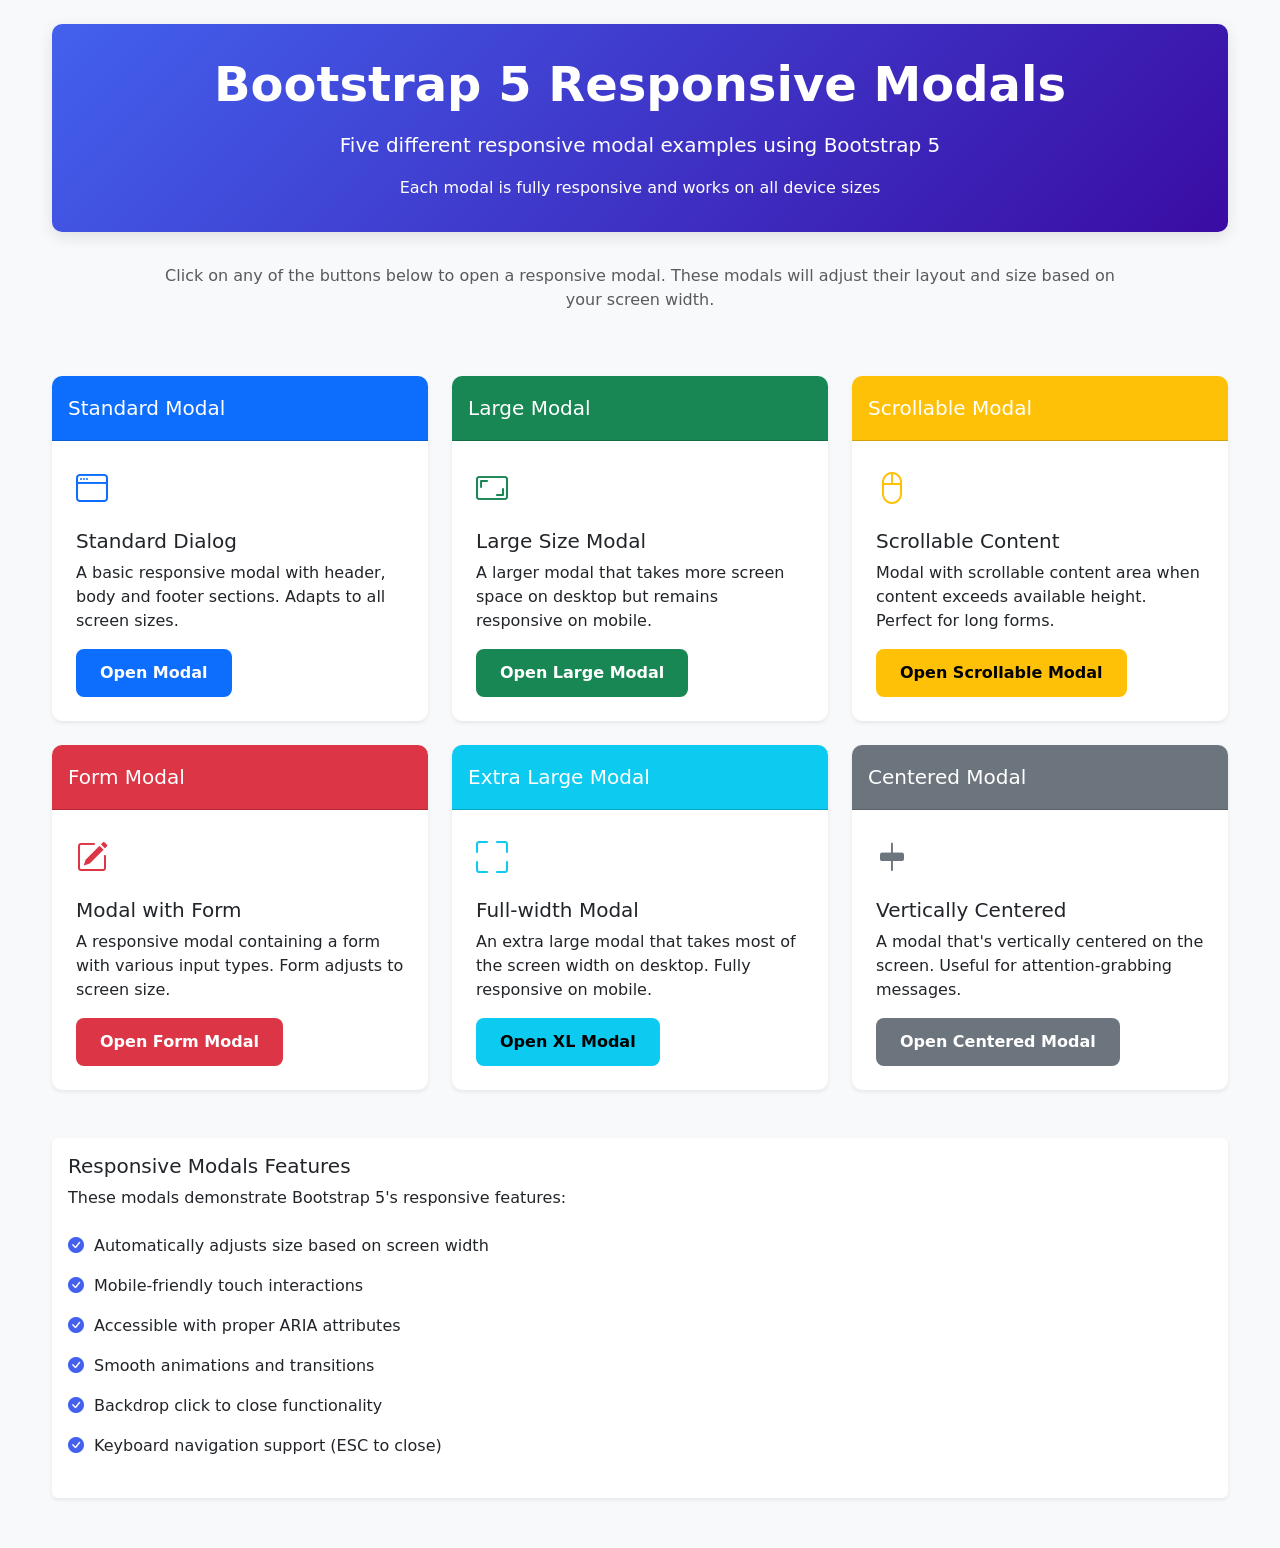
<file: modal.html>
<!DOCTYPE html>
<html lang="en">
<head>
    <meta charset="UTF-8">
    <meta name="viewport" content="width=device-width, initial-scale=1.0">
    <title>Bootstrap 5 Responsive Modals</title>
    <!-- Bootstrap 5 CSS -->
    <link href="https://cdn.jsdelivr.net/npm/bootstrap@5.3.0-alpha1/dist/css/bootstrap.min.css" rel="stylesheet">
    <link rel="stylesheet" href="https://cdn.jsdelivr.net/npm/bootstrap-icons@1.8.1/font/bootstrap-icons.css">
    <style>
        :root {
            --primary-color: #4361ee;
            --success-color: #2ec4b6;
            --warning-color: #ff9f1c;
            --danger-color: #e71d36;
            --info-color: #8338ec;
        }
        
        body {
            font-family: 'Segoe UI', system-ui, sans-serif;
            background-color: #f8f9fa;
            padding-bottom: 50px;
        }
        
        .container {
            max-width: 1200px;
        }
        
        .header {
            background: linear-gradient(135deg, var(--primary-color), #3a0ca3);
            color: white;
            padding: 2rem 1rem;
            border-radius: 10px;
            margin-bottom: 2rem;
            box-shadow: 0 5px 15px rgba(0,0,0,0.1);
        }
        
        .modal-card {
            border-radius: 10px;
            overflow: hidden;
            transition: transform 0.3s, box-shadow 0.3s;
            height: 100%;
        }
        
        .modal-card:hover {
            transform: translateY(-5px);
            box-shadow: 0 10px 20px rgba(0,0,0,0.1);
        }
        
        .modal-card .card-header {
            font-weight: 600;
            padding: 1.25rem 1rem;
        }
        
        .btn-modal {
            padding: 0.75rem 1.5rem;
            font-weight: 600;
            border-radius: 8px;
            border: none;
            transition: all 0.3s;
        }
        
        .modal-icon {
            font-size: 2rem;
            margin-bottom: 1rem;
        }
        
        .modal-lg-custom {
            max-width: 800px;
        }
        
        .modal-xl-custom {
            max-width: 1140px;
        }
        
        .modal-content {
            border-radius: 12px;
            border: none;
            box-shadow: 0 10px 30px rgba(0,0,0,0.15);
        }
        
        .modal-header {
            border-radius: 12px 12px 0 0;
            padding: 1.5rem 2rem;
        }
        
        .modal-body {
            padding: 2rem;
        }
        
        .modal-footer {
            padding: 1.5rem 2rem;
        }
        
        /* Custom modal colors */
        .modal-primary .modal-header {
            background-color: var(--primary-color);
            color: white;
        }
        
        .modal-success .modal-header {
            background-color: var(--success-color);
            color: white;
        }
        
        .modal-warning .modal-header {
            background-color: var(--warning-color);
            color: white;
        }
        
        .modal-danger .modal-header {
            background-color: var(--danger-color);
            color: white;
        }
        
        .modal-info .modal-header {
            background-color: var(--info-color);
            color: white;
        }
        
        .feature-list li {
            padding: 0.5rem 0;
            display: flex;
            align-items: center;
        }
        
        .feature-list i {
            margin-right: 10px;
            color: var(--primary-color);
        }
        
        @media (max-width: 768px) {
            .modal-header, .modal-body, .modal-footer {
                padding: 1.25rem;
            }
            
            .btn-modal {
                width: 100%;
                margin-bottom: 10px;
            }
        }
        
        @media (max-width: 576px) {
            .header {
                padding: 1.5rem 1rem;
            }
            
            .modal-body {
                padding: 1.5rem 1rem;
            }
            
            .modal-lg-custom, .modal-xl-custom {
                margin: 10px;
            }
        }
    </style>
</head>
<body>
    <div class="container mt-4">
        <div class="header text-center">
            <h1 class="display-5 fw-bold">Bootstrap 5 Responsive Modals</h1>
            <p class="lead mt-3">Five different responsive modal examples using Bootstrap 5</p>
            <p class="mb-0">Each modal is fully responsive and works on all device sizes</p>
        </div>
        
        <div class="row text-center mb-5">
            <div class="col-md-10 mx-auto">
                <p class="text-muted">Click on any of the buttons below to open a responsive modal. These modals will adjust their layout and size based on your screen width.</p>
            </div>
        </div>
        
        <div class="row row-cols-1 row-cols-md-2 row-cols-lg-3 g-4 mb-5">
            <!-- Modal 1 Card -->
            <div class="col">
                <div class="modal-card card shadow-sm border-0">
                    <div class="card-header bg-primary text-white">
                        <h5 class="mb-0">Standard Modal</h5>
                    </div>
                    <div class="card-body p-4">
                        <div class="modal-icon text-primary">
                            <i class="bi bi-window"></i>
                        </div>
                        <h5 class="card-title">Standard Dialog</h5>
                        <p class="card-text">A basic responsive modal with header, body and footer sections. Adapts to all screen sizes.</p>
                        <button type="button" class="btn btn-primary btn-modal" data-bs-toggle="modal" data-bs-target="#standardModal">
                            Open Modal
                        </button>
                    </div>
                </div>
            </div>
            
            <!-- Modal 2 Card -->
            <div class="col">
                <div class="modal-card card shadow-sm border-0">
                    <div class="card-header bg-success text-white">
                        <h5 class="mb-0">Large Modal</h5>
                    </div>
                    <div class="card-body p-4">
                        <div class="modal-icon text-success">
                            <i class="bi bi-aspect-ratio"></i>
                        </div>
                        <h5 class="card-title">Large Size Modal</h5>
                        <p class="card-text">A larger modal that takes more screen space on desktop but remains responsive on mobile.</p>
                        <button type="button" class="btn btn-success btn-modal" data-bs-toggle="modal" data-bs-target="#largeModal">
                            Open Large Modal
                        </button>
                    </div>
                </div>
            </div>
            
            <!-- Modal 3 Card -->
            <div class="col">
                <div class="modal-card card shadow-sm border-0">
                    <div class="card-header bg-warning text-white">
                        <h5 class="mb-0">Scrollable Modal</h5>
                    </div>
                    <div class="card-body p-4">
                        <div class="modal-icon text-warning">
                            <i class="bi bi-mouse2"></i>
                        </div>
                        <h5 class="card-title">Scrollable Content</h5>
                        <p class="card-text">Modal with scrollable content area when content exceeds available height. Perfect for long forms.</p>
                        <button type="button" class="btn btn-warning btn-modal" data-bs-toggle="modal" data-bs-target="#scrollableModal">
                            Open Scrollable Modal
                        </button>
                    </div>
                </div>
            </div>
            
            <!-- Modal 4 Card -->
            <div class="col">
                <div class="modal-card card shadow-sm border-0">
                    <div class="card-header bg-danger text-white">
                        <h5 class="mb-0">Form Modal</h5>
                    </div>
                    <div class="card-body p-4">
                        <div class="modal-icon text-danger">
                            <i class="bi bi-pencil-square"></i>
                        </div>
                        <h5 class="card-title">Modal with Form</h5>
                        <p class="card-text">A responsive modal containing a form with various input types. Form adjusts to screen size.</p>
                        <button type="button" class="btn btn-danger btn-modal" data-bs-toggle="modal" data-bs-target="#formModal">
                            Open Form Modal
                        </button>
                    </div>
                </div>
            </div>
            
            <!-- Modal 5 Card -->
            <div class="col">
                <div class="modal-card card shadow-sm border-0">
                    <div class="card-header bg-info text-white">
                        <h5 class="mb-0">Extra Large Modal</h5>
                    </div>
                    <div class="card-body p-4">
                        <div class="modal-icon text-info">
                            <i class="bi bi-fullscreen"></i>
                        </div>
                        <h5 class="card-title">Full-width Modal</h5>
                        <p class="card-text">An extra large modal that takes most of the screen width on desktop. Fully responsive on mobile.</p>
                        <button type="button" class="btn btn-info btn-modal" data-bs-toggle="modal" data-bs-target="#extraLargeModal">
                            Open XL Modal
                        </button>
                    </div>
                </div>
            </div>
            
            <!-- Bonus Modal Card -->
            <div class="col">
                <div class="modal-card card shadow-sm border-0">
                    <div class="card-header" style="background-color: #6c757d; color: white;">
                        <h5 class="mb-0">Centered Modal</h5>
                    </div>
                    <div class="card-body p-4">
                        <div class="modal-icon" style="color: #6c757d;">
                            <i class="bi bi-align-center"></i>
                        </div>
                        <h5 class="card-title">Vertically Centered</h5>
                        <p class="card-text">A modal that's vertically centered on the screen. Useful for attention-grabbing messages.</p>
                        <button type="button" class="btn btn-secondary btn-modal" data-bs-toggle="modal" data-bs-target="#centeredModal">
                            Open Centered Modal
                        </button>
                    </div>
                </div>
            </div>
        </div>
        
        <div class="row mt-5">
            <div class="col-12">
                <div class="card border-0 shadow-sm">
                    <div class="card-body">
                        <h5 class="card-title">Responsive Modals Features</h5>
                        <p class="card-text">These modals demonstrate Bootstrap 5's responsive features:</p>
                        <ul class="feature-list list-unstyled">
                            <li><i class="bi bi-check-circle-fill"></i> Automatically adjusts size based on screen width</li>
                            <li><i class="bi bi-check-circle-fill"></i> Mobile-friendly touch interactions</li>
                            <li><i class="bi bi-check-circle-fill"></i> Accessible with proper ARIA attributes</li>
                            <li><i class="bi bi-check-circle-fill"></i> Smooth animations and transitions</li>
                            <li><i class="bi bi-check-circle-fill"></i> Backdrop click to close functionality</li>
                            <li><i class="bi bi-check-circle-fill"></i> Keyboard navigation support (ESC to close)</li>
                        </ul>
                    </div>
                </div>
            </div>
        </div>
    </div>

    <!-- Modal 1: Standard Modal -->
    <div class="modal fade" id="standardModal" tabindex="-1" aria-labelledby="standardModalLabel" aria-hidden="true">
        <div class="modal-dialog">
            <div class="modal-content">
                <div class="modal-header modal-primary">
                    <h5 class="modal-title" id="standardModalLabel">Standard Responsive Modal</h5>
                    <button type="button" class="btn-close btn-close-white" data-bs-dismiss="modal" aria-label="Close"></button>
                </div>
                <div class="modal-body">
                    <p>This is a standard Bootstrap 5 modal. It will automatically adjust its width based on the screen size.</p>
                    <p>On mobile devices, it will take up most of the screen width with small margins on the sides.</p>
                    <p>On tablets and desktop screens, it will have a fixed maximum width.</p>
                    <div class="alert alert-info mt-3">
                        <i class="bi bi-info-circle me-2"></i>
                        <strong>Responsive Tip:</strong> Resize your browser window to see how this modal adapts to different screen sizes.
                    </div>
                </div>
                <div class="modal-footer">
                    <button type="button" class="btn btn-secondary" data-bs-dismiss="modal">Close</button>
                    <button type="button" class="btn btn-primary">Save Changes</button>
                </div>
            </div>
        </div>
    </div>

    <!-- Modal 2: Large Modal -->
    <div class="modal fade" id="largeModal" tabindex="-1" aria-labelledby="largeModalLabel" aria-hidden="true">
        <div class="modal-dialog modal-lg modal-lg-custom">
            <div class="modal-content">
                <div class="modal-header modal-success">
                    <h5 class="modal-title" id="largeModalLabel">Large Responsive Modal</h5>
                    <button type="button" class="btn-close btn-close-white" data-bs-dismiss="modal" aria-label="Close"></button>
                </div>
                <div class="modal-body">
                    <h5>Large Modal Example</h5>
                    <p>This modal uses the <code>.modal-lg</code> class to make it wider than the default modal.</p>
                    
                    <div class="row mt-4">
                        <div class="col-md-6">
                            <div class="card border-0 bg-light p-3 h-100">
                                <h6>Feature 1</h6>
                                <p>Even in large modals, content remains responsive. Columns will stack on mobile devices.</p>
                            </div>
                        </div>
                        <div class="col-md-6">
                            <div class="card border-0 bg-light p-3 h-100">
                                <h6>Feature 2</h6>
                                <p>On smaller screens, this modal will still be usable with proper padding and spacing.</p>
                            </div>
                        </div>
                    </div>
                    
                    <div class="mt-4">
                        <p>Notice how this modal is wider on desktop screens but adapts to smaller screens appropriately.</p>
                    </div>
                </div>
                <div class="modal-footer">
                    <button type="button" class="btn btn-secondary" data-bs-dismiss="modal">Cancel</button>
                    <button type="button" class="btn btn-success">Continue</button>
                </div>
            </div>
        </div>
    </div>

    <!-- Modal 3: Scrollable Modal -->
    <div class="modal fade" id="scrollableModal" tabindex="-1" aria-labelledby="scrollableModalLabel" aria-hidden="true">
        <div class="modal-dialog modal-dialog-scrollable">
            <div class="modal-content">
                <div class="modal-header modal-warning">
                    <h5 class="modal-title" id="scrollableModalLabel">Scrollable Responsive Modal</h5>
                    <button type="button" class="btn-close btn-close-white" data-bs-dismiss="modal" aria-label="Close"></button>
                </div>
                <div class="modal-body">
                    <h5>Long Content Area</h5>
                    <p>This modal has scrollable content. When the content exceeds the modal height, it becomes scrollable.</p>
                    
                    <div class="mb-4">
                        <h6>Section 1: Introduction</h6>
                        <p>Scrollable modals are perfect for content that may be too long for a standard modal window.</p>
                        <p>On mobile devices, this allows users to scroll through content without the modal becoming too tall.</p>
                    </div>
                    
                    <div class="mb-4">
                        <h6>Section 2: Responsive Behavior</h6>
                        <p>The scrollable area automatically adjusts based on screen height. On taller screens, you'll see more content before scrolling.</p>
                        <p>On shorter mobile screens, the scrollable area will be smaller to ensure the modal fits on screen.</p>
                    </div>
                    
                    <div class="mb-4">
                        <h6>Section 3: Usage Examples</h6>
                        <ul>
                            <li>Terms and conditions documents</li>
                            <li>Long forms with many fields</li>
                            <li>Detailed product descriptions</li>
                            <li>Article previews</li>
                            <li>Settings panels with many options</li>
                        </ul>
                    </div>
                    
                    <div class="mb-4">
                        <h6>Section 4: Implementation</h6>
                        <p>To create a scrollable modal, add the <code>.modal-dialog-scrollable</code> class to the modal dialog element.</p>
                        <p>This makes only the modal body scrollable while keeping the header and footer fixed.</p>
                    </div>
                    
                    <div class="mb-4">
                        <h6>Section 5: Accessibility</h6>
                        <p>Scrollable modals maintain keyboard accessibility. Users can tab through focusable elements and use arrow keys to scroll.</p>
                        <p>The scrollbar appearance adapts to different operating systems and devices.</p>
                    </div>
                    
                    <div class="alert alert-warning">
                        <i class="bi bi-exclamation-triangle me-2"></i>
                        <strong>Note:</strong> You've reached the end of the scrollable content. This modal demonstrates how long content can be handled responsively.
                    </div>
                </div>
                <div class="modal-footer">
                    <button type="button" class="btn btn-secondary" data-bs-dismiss="modal">Close</button>
                    <button type="button" class="btn btn-warning">Accept Terms</button>
                </div>
            </div>
        </div>
    </div>

    <!-- Modal 4: Form Modal -->
    <div class="modal fade" id="formModal" tabindex="-1" aria-labelledby="formModalLabel" aria-hidden="true">
        <div class="modal-dialog">
            <div class="modal-content">
                <div class="modal-header modal-danger">
                    <h5 class="modal-title" id="formModalLabel">Responsive Form Modal</h5>
                    <button type="button" class="btn-close btn-close-white" data-bs-dismiss="modal" aria-label="Close"></button>
                </div>
                <div class="modal-body">
                    <p class="text-muted">Fill out the form below. All form elements are responsive and will adjust to different screen sizes.</p>
                    
                    <form>
                        <div class="mb-3">
                            <label for="nameInput" class="form-label">Full Name</label>
                            <input type="text" class="form-control" id="nameInput" placeholder="Enter your name">
                        </div>
                        
                        <div class="mb-3">
                            <label for="emailInput" class="form-label">Email Address</label>
                            <input type="email" class="form-control" id="emailInput" placeholder="name@example.com">
                        </div>
                        
                        <div class="row">
                            <div class="col-md-6 mb-3">
                                <label for="phoneInput" class="form-label">Phone Number</label>
                                <input type="tel" class="form-control" id="phoneInput" placeholder="(123) 456-7890">
                            </div>
                            <div class="col-md-6 mb-3">
                                <label for="countrySelect" class="form-label">Country</label>
                                <select class="form-select" id="countrySelect">
                                    <option selected>Select a country</option>
                                    <option value="1">United States</option>
                                    <option value="2">Canada</option>
                                    <option value="3">United Kingdom</option>
                                    <option value="4">Australia</option>
                                </select>
                            </div>
                        </div>
                        
                        <div class="mb-3">
                            <label for="messageTextarea" class="form-label">Message</label>
                            <textarea class="form-control" id="messageTextarea" rows="3" placeholder="Type your message here"></textarea>
                        </div>
                        
                        <div class="mb-3">
                            <div class="form-check">
                                <input class="form-check-input" type="checkbox" id="termsCheck">
                                <label class="form-check-label" for="termsCheck">
                                    I agree to the terms and conditions
                                </label>
                            </div>
                        </div>
                        
                        <div class="alert alert-info">
                            <small><i class="bi bi-lightbulb me-1"></i> On mobile devices, form elements will stack vertically and use the full width available.</small>
                        </div>
                    </form>
                </div>
                <div class="modal-footer">
                    <button type="button" class="btn btn-secondary" data-bs-dismiss="modal">Cancel</button>
                    <button type="button" class="btn btn-danger">Submit Form</button>
                </div>
            </div>
        </div>
    </div>

    <!-- Modal 5: Extra Large Modal -->
    <div class="modal fade" id="extraLargeModal" tabindex="-1" aria-labelledby="extraLargeModalLabel" aria-hidden="true">
        <div class="modal-dialog modal-xl modal-xl-custom">
            <div class="modal-content">
                <div class="modal-header modal-info">
                    <h5 class="modal-title" id="extraLargeModalLabel">Extra Large Responsive Modal</h5>
                    <button type="button" class="btn-close btn-close-white" data-bs-dismiss="modal" aria-label="Close"></button>
                </div>
                <div class="modal-body">
                    <h4>Extra Large Modal Example</h4>
                    <p class="lead">This modal uses the <code>.modal-xl</code> class to make it extra large on desktop screens.</p>
                    
                    <div class="row mt-4">
                        <div class="col-lg-4 col-md-6 mb-4">
                            <div class="card h-100 border-0 shadow-sm">
                                <div class="card-body">
                                    <h5 class="card-title">Feature One</h5>
                                    <p class="card-text">Even in extra large modals, the grid system remains responsive. Columns will rearrange based on screen size.</p>
                                </div>
                            </div>
                        </div>
                        <div class="col-lg-4 col-md-6 mb-4">
                            <div class="card h-100 border-0 shadow-sm">
                                <div class="card-body">
                                    <h5 class="card-title">Feature Two</h5>
                                    <p class="card-text">On mobile screens, these cards will stack vertically to ensure readability and usability.</p>
                                </div>
                            </div>
                        </div>
                        <div class="col-lg-4 col-md-12 mb-4">
                            <div class="card h-100 border-0 shadow-sm">
                                <div class="card-body">
                                    <h5 class="card-title">Feature Three</h5>
                                    <p class="card-text">This wider column will take full width on tablets and mobile devices for better layout.</p>
                                </div>
                            </div>
                        </div>
                    </div>
                    
                    <div class="mt-4">
                        <p>Extra large modals are perfect for:</p>
                        <ul>
                            <li>Dashboard-style content with multiple widgets</li>
                            <li>Product comparison tables</li>
                            <li>Image galleries with side-by-side previews</li>
                            <li>Complex data visualizations</li>
                        </ul>
                    </div>
                </div>
                <div class="modal-footer">
                    <button type="button" class="btn btn-secondary" data-bs-dismiss="modal">Close</button>
                    <button type="button" class="btn btn-info">Explore More</button>
                </div>
            </div>
        </div>
    </div>

    <!-- Bonus Modal: Centered Modal -->
    <div class="modal fade" id="centeredModal" tabindex="-1" aria-labelledby="centeredModalLabel" aria-hidden="true">
        <div class="modal-dialog modal-dialog-centered">
            <div class="modal-content">
                <div class="modal-header" style="background-color: #6c757d; color: white;">
                    <h5 class="modal-title" id="centeredModalLabel">Vertically Centered Modal</h5>
                    <button type="button" class="btn-close btn-close-white" data-bs-dismiss="modal" aria-label="Close"></button>
                </div>
                <div class="modal-body text-center">
                    <div class="mb-4">
                        <i class="bi bi-check-circle" style="font-size: 3rem; color: #6c757d;"></i>
                    </div>
                    <h4>Action Successful!</h4>
                    <p>This modal is vertically centered on the screen using the <code>.modal-dialog-centered</code> class.</p>
                    <p>On mobile devices, it will still be centered but will have appropriate margins on all sides.</p>
                    <div class="alert alert-light mt-3">
                        <small>Centered modals are great for confirmation dialogs, success messages, and important alerts.</small>
                    </div>
                </div>
                <div class="modal-footer justify-content-center">
                    <button type="button" class="btn btn-secondary" data-bs-dismiss="modal">Close</button>
                    <button type="button" class="btn btn-dark">Next Step</button>
                </div>
            </div>
        </div>
    </div>

    <!-- Bootstrap JS Bundle -->
    <script src="https://cdn.jsdelivr.net/npm/bootstrap@5.3.0-alpha1/dist/js/bootstrap.bundle.min.js"></script>
    
    <script>
        // Simple script to log modal events
        document.addEventListener('DOMContentLoaded', function() {
            var modals = document.querySelectorAll('.modal');
            
            modals.forEach(function(modal) {
                modal.addEventListener('shown.bs.modal', function() {
                    console.log('Modal opened: ' + this.id);
                });
                
                modal.addEventListener('hidden.bs.modal', function() {
                    console.log('Modal closed: ' + this.id);
                });
            });
        });
    </script>
</body>
</html>
</file>
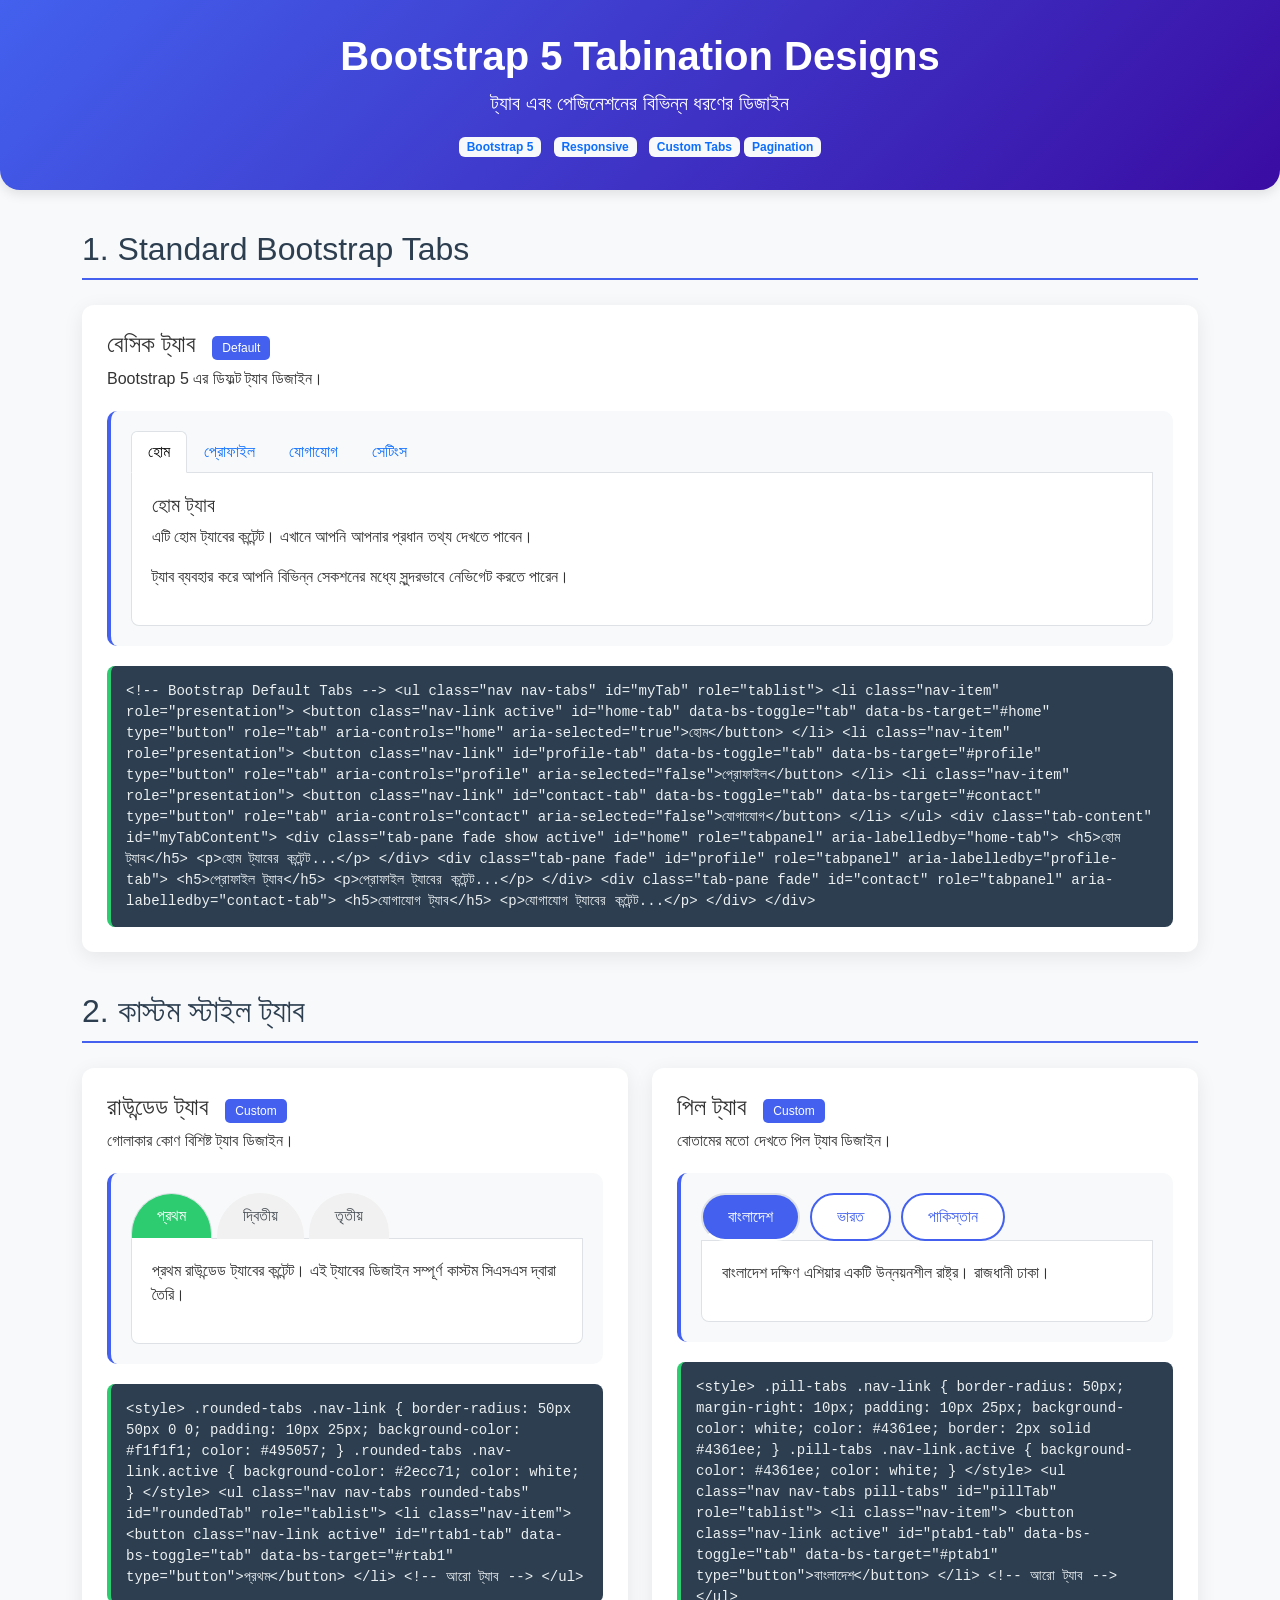
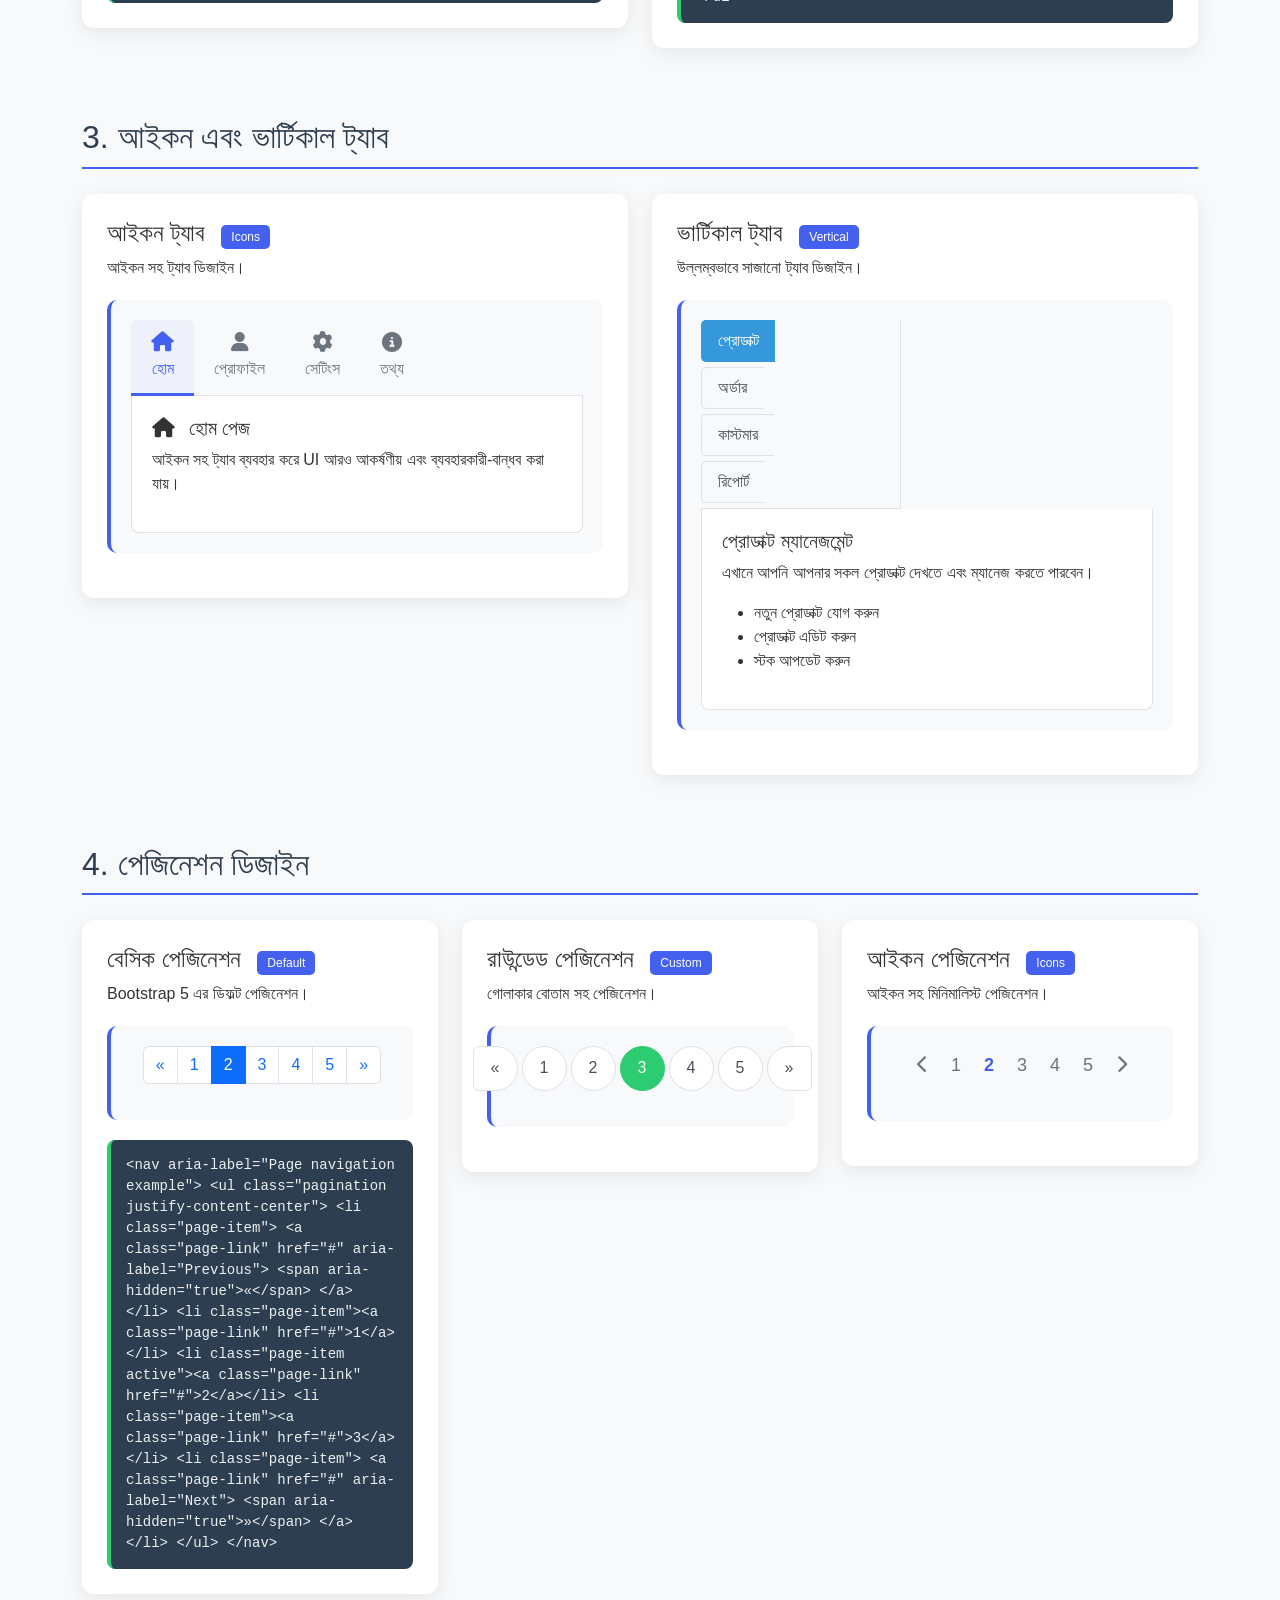
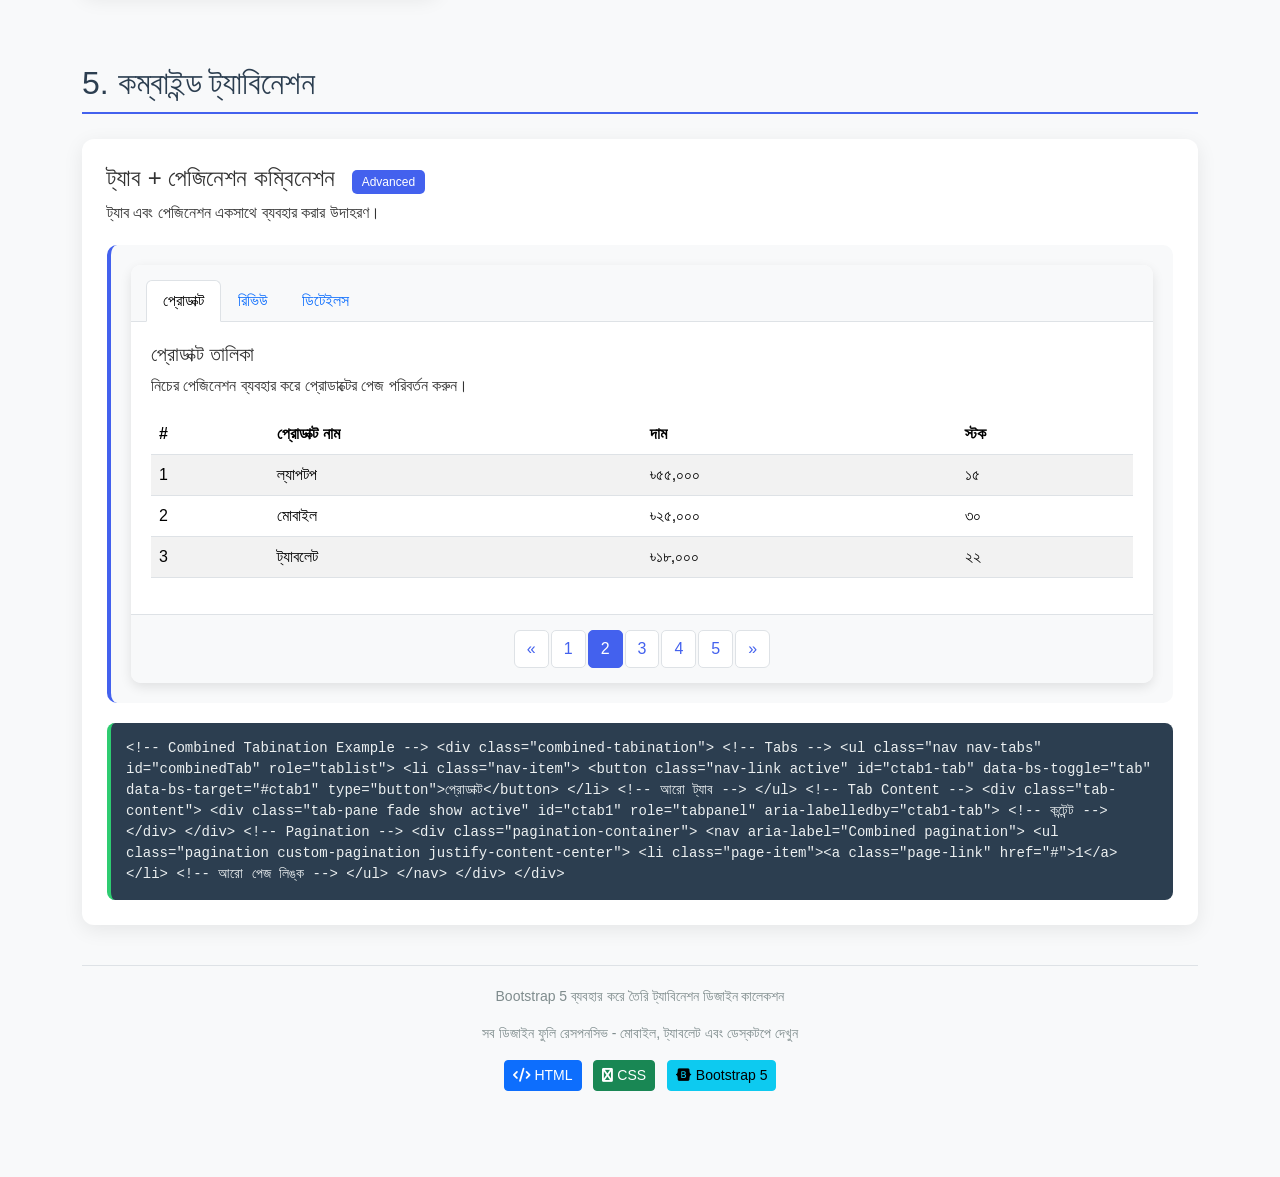
<file: tabination.html>
<!DOCTYPE html>
<html lang="en">
<head>
    <meta charset="UTF-8">
    <meta name="viewport" content="width=device-width, initial-scale=1.0">
    <title>Bootstrap 5 Tabination Designs</title>
    <!-- Bootstrap 5 CSS -->
    <link href="https://cdn.jsdelivr.net/npm/bootstrap@5.3.0-alpha1/dist/css/bootstrap.min.css" rel="stylesheet">
    <!-- Font Awesome for icons -->
    <link rel="stylesheet" href="https://cdnjs.cloudflare.com/ajax/libs/font-awesome/6.4.0/css/all.min.css">
    <style>
        :root {
            --primary-color: #4361ee;
            --secondary-color: #3a0ca3;
            --success-color: #2ecc71;
            --danger-color: #e74c3c;
            --warning-color: #f39c12;
            --info-color: #3498db;
            --dark-color: #2c3e50;
            --light-color: #ecf0f1;
        }
        
        body {
            background-color: #f8f9fa;
            padding-bottom: 50px;
            font-family: 'Segoe UI', Tahoma, Geneva, Verdana, sans-serif;
            color: #333;
        }
        
        .header {
            background: linear-gradient(135deg, var(--primary-color), var(--secondary-color));
            color: white;
            padding: 2rem 0;
            margin-bottom: 2rem;
            border-radius: 0 0 20px 20px;
            box-shadow: 0 4px 12px rgba(0, 0, 0, 0.1);
        }
        
        .section-title {
            color: var(--dark-color);
            border-bottom: 2px solid var(--primary-color);
            padding-bottom: 10px;
            margin-top: 40px;
            margin-bottom: 25px;
        }
        
        .design-card {
            background: white;
            border-radius: 12px;
            padding: 25px;
            margin-bottom: 30px;
            box-shadow: 0 5px 20px rgba(0, 0, 0, 0.08);
            transition: transform 0.3s ease;
        }
        
        .design-card:hover {
            transform: translateY(-5px);
        }
        
        .demo-area {
            margin: 20px 0;
            padding: 20px;
            background-color: #f8f9fa;
            border-radius: 10px;
            border-left: 4px solid var(--primary-color);
        }
        
        .code-block {
            background-color: #2c3e50;
            color: #ecf0f1;
            padding: 15px;
            border-radius: 8px;
            font-family: 'Courier New', monospace;
            font-size: 14px;
            overflow-x: auto;
            margin-top: 20px;
            border-left: 4px solid var(--success-color);
        }
        
        .tab-content {
            padding: 20px;
            border: 1px solid #dee2e6;
            border-top: none;
            border-radius: 0 0 8px 8px;
            background-color: white;
        }
        
        /* Custom Tab Styles */
        .custom-tabs .nav-link {
            border-radius: 8px 8px 0 0;
            margin-right: 5px;
            border: 1px solid #dee2e6;
            border-bottom: none;
            background-color: #f8f9fa;
            color: #495057;
            transition: all 0.3s ease;
        }
        
        .custom-tabs .nav-link:hover {
            background-color: #e9ecef;
        }
        
        .custom-tabs .nav-link.active {
            background-color: var(--primary-color);
            color: white;
            border-color: var(--primary-color);
        }
        
        /* Rounded Tabs */
        .rounded-tabs .nav-link {
            border-radius: 50px 50px 0 0;
            margin-right: 5px;
            padding: 10px 25px;
            background-color: #f1f1f1;
            color: #495057;
            transition: all 0.3s ease;
        }
        
        .rounded-tabs .nav-link:hover {
            background-color: #e2e2e2;
        }
        
        .rounded-tabs .nav-link.active {
            background-color: var(--success-color);
            color: white;
        }
        
        /* Pill Tabs */
        .pill-tabs .nav-link {
            border-radius: 50px;
            margin-right: 10px;
            padding: 10px 25px;
            background-color: white;
            color: var(--primary-color);
            border: 2px solid var(--primary-color);
            transition: all 0.3s ease;
        }
        
        .pill-tabs .nav-link:hover {
            background-color: #f0f5ff;
        }
        
        .pill-tabs .nav-link.active {
            background-color: var(--primary-color);
            color: white;
        }
        
        /* Icon Tabs */
        .icon-tabs .nav-link {
            padding: 12px 20px;
            display: flex;
            flex-direction: column;
            align-items: center;
            border: none;
            border-bottom: 3px solid transparent;
            color: #6c757d;
            transition: all 0.3s ease;
        }
        
        .icon-tabs .nav-link i {
            font-size: 20px;
            margin-bottom: 5px;
        }
        
        .icon-tabs .nav-link:hover {
            color: var(--primary-color);
        }
        
        .icon-tabs .nav-link.active {
            color: var(--primary-color);
            border-bottom-color: var(--primary-color);
            background-color: rgba(67, 97, 238, 0.05);
        }
        
        /* Vertical Tabs */
        .vertical-tabs {
            display: flex;
            flex-wrap: wrap;
        }
        
        .vertical-tabs .nav {
            flex: 0 0 200px;
            border-right: 1px solid #dee2e6;
            margin-right: 20px;
        }
        
        .vertical-tabs .nav-link {
            text-align: left;
            border-radius: 5px 0 0 5px;
            margin-bottom: 5px;
            border: 1px solid #dee2e6;
            border-right: none;
            background-color: #f8f9fa;
            color: #495057;
            transition: all 0.3s ease;
        }
        
        .vertical-tabs .nav-link:hover {
            background-color: #e9ecef;
        }
        
        .vertical-tabs .nav-link.active {
            background-color: var(--info-color);
            color: white;
            border-color: var(--info-color);
        }
        
        /* Custom Pagination */
        .custom-pagination .page-link {
            color: var(--primary-color);
            border: 1px solid #dee2e6;
            margin: 0 3px;
            border-radius: 5px;
            transition: all 0.3s ease;
        }
        
        .custom-pagination .page-link:hover {
            background-color: #f0f5ff;
            color: var(--secondary-color);
        }
        
        .custom-pagination .page-item.active .page-link {
            background-color: var(--primary-color);
            border-color: var(--primary-color);
            color: white;
        }
        
        /* Rounded Pagination */
        .rounded-pagination .page-link {
            border-radius: 50%;
            width: 45px;
            height: 45px;
            display: flex;
            align-items: center;
            justify-content: center;
            margin: 0 5px;
            border: 1px solid #dee2e6;
            color: #495057;
            transition: all 0.3s ease;
        }
        
        .rounded-pagination .page-link:hover {
            background-color: #f8f9fa;
        }
        
        .rounded-pagination .page-item.active .page-link {
            background-color: var(--success-color);
            border-color: var(--success-color);
            color: white;
        }
        
        /* Icon Pagination */
        .icon-pagination .page-link {
            border: none;
            color: #6c757d;
            background-color: transparent;
            font-size: 18px;
            transition: all 0.3s ease;
        }
        
        .icon-pagination .page-link:hover {
            color: var(--primary-color);
            background-color: transparent;
        }
        
        .icon-pagination .page-item.active .page-link {
            color: var(--primary-color);
            font-weight: bold;
        }
        
        /* Combined Tabination */
        .combined-tabination {
            background-color: white;
            border-radius: 10px;
            overflow: hidden;
            box-shadow: 0 4px 12px rgba(0, 0, 0, 0.1);
        }
        
        .combined-tabination .nav-tabs {
            padding: 15px 15px 0;
            background-color: #f8f9fa;
        }
        
        .combined-tabination .tab-content {
            border: none;
            min-height: 200px;
        }
        
        .combined-tabination .pagination-container {
            padding: 15px;
            background-color: #f8f9fa;
            border-top: 1px solid #dee2e6;
        }
        
        @media (max-width: 768px) {
            .vertical-tabs .nav {
                flex: 0 0 100%;
                border-right: none;
                border-bottom: 1px solid #dee2e6;
                margin-right: 0;
                margin-bottom: 20px;
            }
            
            .vertical-tabs .nav-link {
                border-radius: 5px 5px 0 0;
                border: 1px solid #dee2e6;
                border-bottom: none;
            }
            
            .rounded-pagination .page-link {
                width: 40px;
                height: 40px;
                margin: 0 2px;
            }
            
            .design-card {
                padding: 20px;
            }
        }
        
        .footer {
            text-align: center;
            margin-top: 40px;
            color: #7f8c8d;
            font-size: 14px;
            padding: 20px;
            border-top: 1px solid #dee2e6;
        }
        
        .badge-custom {
            background-color: var(--primary-color);
            color: white;
            padding: 5px 10px;
            border-radius: 5px;
            font-size: 12px;
            margin-left: 10px;
        }
    </style>
</head>
<body>
    <!-- Header Section -->
    <div class="header">
        <div class="container">
            <h1 class="text-center fw-bold">Bootstrap 5 Tabination Designs</h1>
            <p class="text-center lead">ট্যাব এবং পেজিনেশনের বিভিন্ন ধরণের ডিজাইন</p>
            <div class="text-center mt-3">
                <span class="badge bg-light text-primary me-2">Bootstrap 5</span>
                <span class="badge bg-light text-primary me-2">Responsive</span>
                <span class="badge bg-light text-primary">Custom Tabs</span>
                <span class="badge bg-light text-primary">Pagination</span>
            </div>
        </div>
    </div>
    
    <div class="container">
        <!-- Standard Bootstrap Tabs -->
        <section>
            <h2 class="section-title">1. Standard Bootstrap Tabs</h2>
            <div class="design-card">
                <h4>বেসিক ট্যাব <span class="badge-custom">Default</span></h4>
                <p>Bootstrap 5 এর ডিফল্ট ট্যাব ডিজাইন।</p>
                
                <div class="demo-area">
                    <ul class="nav nav-tabs" id="myTab" role="tablist">
                        <li class="nav-item" role="presentation">
                            <button class="nav-link active" id="home-tab" data-bs-toggle="tab" data-bs-target="#home" type="button" role="tab" aria-controls="home" aria-selected="true">হোম</button>
                        </li>
                        <li class="nav-item" role="presentation">
                            <button class="nav-link" id="profile-tab" data-bs-toggle="tab" data-bs-target="#profile" type="button" role="tab" aria-controls="profile" aria-selected="false">প্রোফাইল</button>
                        </li>
                        <li class="nav-item" role="presentation">
                            <button class="nav-link" id="contact-tab" data-bs-toggle="tab" data-bs-target="#contact" type="button" role="tab" aria-controls="contact" aria-selected="false">যোগাযোগ</button>
                        </li>
                        <li class="nav-item" role="presentation">
                            <button class="nav-link" id="settings-tab" data-bs-toggle="tab" data-bs-target="#settings" type="button" role="tab" aria-controls="settings" aria-selected="false">সেটিংস</button>
                        </li>
                    </ul>
                    <div class="tab-content" id="myTabContent">
                        <div class="tab-pane fade show active" id="home" role="tabpanel" aria-labelledby="home-tab">
                            <h5>হোম ট্যাব</h5>
                            <p>এটি হোম ট্যাবের কন্টেন্ট। এখানে আপনি আপনার প্রধান তথ্য দেখতে পাবেন।</p>
                            <p>ট্যাব ব্যবহার করে আপনি বিভিন্ন সেকশনের মধ্যে সুন্দরভাবে নেভিগেট করতে পারেন।</p>
                        </div>
                        <div class="tab-pane fade" id="profile" role="tabpanel" aria-labelledby="profile-tab">
                            <h5>প্রোফাইল ট্যাব</h5>
                            <p>এটি প্রোফাইল ট্যাব। ব্যবহারকারীর প্রোফাইল সম্পর্কিত তথ্য এখানে দেখানো হয়।</p>
                            <ul>
                                <li>নাম: জন ডো</li>
                                <li>ইমেইল: johndoe@example.com</li>
                                <li>যোগদান তারিখ: জানুয়ারি ২০২৩</li>
                            </ul>
                        </div>
                        <div class="tab-pane fade" id="contact" role="tabpanel" aria-labelledby="contact-tab">
                            <h5>যোগাযোগ ট্যাব</h5>
                            <p>যোগাযোগের তথ্য এখানে রয়েছে। আমাদের সাথে যোগাযোগের বিভিন্ন মাধ্যম নিচে দেওয়া হলো।</p>
                            <div class="mt-3">
                                <button class="btn btn-primary me-2"><i class="fas fa-phone"></i> কল করুন</button>
                                <button class="btn btn-success me-2"><i class="fas fa-envelope"></i> ইমেইল করুন</button>
                                <button class="btn btn-info"><i class="fas fa-map-marker-alt"></i> লোকেশন</button>
                            </div>
                        </div>
                        <div class="tab-pane fade" id="settings" role="tabpanel" aria-labelledby="settings-tab">
                            <h5>সেটিংস ট্যাব</h5>
                            <p>সিস্টেম সেটিংস পরিবর্তন করুন।</p>
                            <div class="form-check mb-2">
                                <input class="form-check-input" type="checkbox" id="notifications" checked>
                                <label class="form-check-label" for="notifications">নোটিফিকেশন চালু করুন</label>
                            </div>
                            <div class="form-check mb-2">
                                <input class="form-check-input" type="checkbox" id="privacy" checked>
                                <label class="form-check-label" for="privacy">প্রাইভেসি সেটিংস</label>
                            </div>
                            <div class="form-check">
                                <input class="form-check-input" type="checkbox" id="updates">
                                <label class="form-check-label" for="updates">অটো আপডেট</label>
                            </div>
                        </div>
                    </div>
                </div>
                
                <div class="code-block">
&lt;!-- Bootstrap Default Tabs --&gt;
&lt;ul class="nav nav-tabs" id="myTab" role="tablist"&gt;
    &lt;li class="nav-item" role="presentation"&gt;
        &lt;button class="nav-link active" id="home-tab" data-bs-toggle="tab" data-bs-target="#home" type="button" role="tab" aria-controls="home" aria-selected="true"&gt;হোম&lt;/button&gt;
    &lt;/li&gt;
    &lt;li class="nav-item" role="presentation"&gt;
        &lt;button class="nav-link" id="profile-tab" data-bs-toggle="tab" data-bs-target="#profile" type="button" role="tab" aria-controls="profile" aria-selected="false"&gt;প্রোফাইল&lt;/button&gt;
    &lt;/li&gt;
    &lt;li class="nav-item" role="presentation"&gt;
        &lt;button class="nav-link" id="contact-tab" data-bs-toggle="tab" data-bs-target="#contact" type="button" role="tab" aria-controls="contact" aria-selected="false"&gt;যোগাযোগ&lt;/button&gt;
    &lt;/li&gt;
&lt;/ul&gt;

&lt;div class="tab-content" id="myTabContent"&gt;
    &lt;div class="tab-pane fade show active" id="home" role="tabpanel" aria-labelledby="home-tab"&gt;
        &lt;h5&gt;হোম ট্যাব&lt;/h5&gt;
        &lt;p&gt;হোম ট্যাবের কন্টেন্ট...&lt;/p&gt;
    &lt;/div&gt;
    &lt;div class="tab-pane fade" id="profile" role="tabpanel" aria-labelledby="profile-tab"&gt;
        &lt;h5&gt;প্রোফাইল ট্যাব&lt;/h5&gt;
        &lt;p&gt;প্রোফাইল ট্যাবের কন্টেন্ট...&lt;/p&gt;
    &lt;/div&gt;
    &lt;div class="tab-pane fade" id="contact" role="tabpanel" aria-labelledby="contact-tab"&gt;
        &lt;h5&gt;যোগাযোগ ট্যাব&lt;/h5&gt;
        &lt;p&gt;যোগাযোগ ট্যাবের কন্টেন্ট...&lt;/p&gt;
    &lt;/div&gt;
&lt;/div&gt;
                </div>
            </div>
        </section>
        
        <!-- Custom Styled Tabs -->
        <section>
            <h2 class="section-title">2. কাস্টম স্টাইল ট্যাব</h2>
            <div class="row">
                <div class="col-md-6">
                    <div class="design-card">
                        <h4>রাউন্ডেড ট্যাব <span class="badge-custom">Custom</span></h4>
                        <p>গোলাকার কোণ বিশিষ্ট ট্যাব ডিজাইন।</p>
                        
                        <div class="demo-area">
                            <ul class="nav nav-tabs rounded-tabs" id="roundedTab" role="tablist">
                                <li class="nav-item" role="presentation">
                                    <button class="nav-link active" id="rtab1-tab" data-bs-toggle="tab" data-bs-target="#rtab1" type="button" role="tab" aria-controls="rtab1" aria-selected="true">প্রথম</button>
                                </li>
                                <li class="nav-item" role="presentation">
                                    <button class="nav-link" id="rtab2-tab" data-bs-toggle="tab" data-bs-target="#rtab2" type="button" role="tab" aria-controls="rtab2" aria-selected="false">দ্বিতীয়</button>
                                </li>
                                <li class="nav-item" role="presentation">
                                    <button class="nav-link" id="rtab3-tab" data-bs-toggle="tab" data-bs-target="#rtab3" type="button" role="tab" aria-controls="rtab3" aria-selected="false">তৃতীয়</button>
                                </li>
                            </ul>
                            <div class="tab-content">
                                <div class="tab-pane fade show active" id="rtab1" role="tabpanel" aria-labelledby="rtab1-tab">
                                    <p>প্রথম রাউন্ডেড ট্যাবের কন্টেন্ট। এই ট্যাবের ডিজাইন সম্পূর্ণ কাস্টম সিএসএস দ্বারা তৈরি।</p>
                                </div>
                                <div class="tab-pane fade" id="rtab2" role="tabpanel" aria-labelledby="rtab2-tab">
                                    <p>দ্বিতীয় রাউন্ডেড ট্যাবের কন্টেন্ট। প্রতিটি ট্যাবে আলাদা আলাদা তথ্য থাকতে পারে।</p>
                                </div>
                                <div class="tab-pane fade" id="rtab3" role="tabpanel" aria-labelledby="rtab3-tab">
                                    <p>তৃতীয় রাউন্ডেড ট্যাবের কন্টেন্ট। ট্যাব পরিবর্তন করার জন্য উপরের ট্যাব গুলোতে ক্লিক করুন।</p>
                                </div>
                            </div>
                        </div>
                        
                        <div class="code-block">
&lt;style&gt;
.rounded-tabs .nav-link {
    border-radius: 50px 50px 0 0;
    padding: 10px 25px;
    background-color: #f1f1f1;
    color: #495057;
}
.rounded-tabs .nav-link.active {
    background-color: #2ecc71;
    color: white;
}
&lt;/style&gt;

&lt;ul class="nav nav-tabs rounded-tabs" id="roundedTab" role="tablist"&gt;
    &lt;li class="nav-item"&gt;
        &lt;button class="nav-link active" id="rtab1-tab" data-bs-toggle="tab" data-bs-target="#rtab1" type="button"&gt;প্রথম&lt;/button&gt;
    &lt;/li&gt;
    &lt;!-- আরো ট্যাব --&gt;
&lt;/ul&gt;
                        </div>
                    </div>
                </div>
                
                <div class="col-md-6">
                    <div class="design-card">
                        <h4>পিল ট্যাব <span class="badge-custom">Custom</span></h4>
                        <p>বোতামের মতো দেখতে পিল ট্যাব ডিজাইন।</p>
                        
                        <div class="demo-area">
                            <ul class="nav nav-tabs pill-tabs" id="pillTab" role="tablist">
                                <li class="nav-item" role="presentation">
                                    <button class="nav-link active" id="ptab1-tab" data-bs-toggle="tab" data-bs-target="#ptab1" type="button" role="tab" aria-controls="ptab1" aria-selected="true">বাংলাদেশ</button>
                                </li>
                                <li class="nav-item" role="presentation">
                                    <button class="nav-link" id="ptab2-tab" data-bs-toggle="tab" data-bs-target="#ptab2" type="button" role="tab" aria-controls="ptab2" aria-selected="false">ভারত</button>
                                </li>
                                <li class="nav-item" role="presentation">
                                    <button class="nav-link" id="ptab3-tab" data-bs-toggle="tab" data-bs-target="#ptab3" type="button" role="tab" aria-controls="ptab3" aria-selected="false">পাকিস্তান</button>
                                </li>
                            </ul>
                            <div class="tab-content">
                                <div class="tab-pane fade show active" id="ptab1" role="tabpanel" aria-labelledby="ptab1-tab">
                                    <p>বাংলাদেশ দক্ষিণ এশিয়ার একটি উন্নয়নশীল রাষ্ট্র। রাজধানী ঢাকা।</p>
                                </div>
                                <div class="tab-pane fade" id="ptab2" role="tabpanel" aria-labelledby="ptab2-tab">
                                    <p>ভারত দক্ষিণ এশিয়ার বৃহত্তম দেশ। রাজধানী নয়াদিল্লি।</p>
                                </div>
                                <div class="tab-pane fade" id="ptab3" role="tabpanel" aria-labelledby="ptab3-tab">
                                    <p>পাকিস্তান দক্ষিণ এশিয়ার একটি দেশ। রাজধানী ইসলামাবাদ।</p>
                                </div>
                            </div>
                        </div>
                        
                        <div class="code-block">
&lt;style&gt;
.pill-tabs .nav-link {
    border-radius: 50px;
    margin-right: 10px;
    padding: 10px 25px;
    background-color: white;
    color: #4361ee;
    border: 2px solid #4361ee;
}
.pill-tabs .nav-link.active {
    background-color: #4361ee;
    color: white;
}
&lt;/style&gt;

&lt;ul class="nav nav-tabs pill-tabs" id="pillTab" role="tablist"&gt;
    &lt;li class="nav-item"&gt;
        &lt;button class="nav-link active" id="ptab1-tab" data-bs-toggle="tab" data-bs-target="#ptab1" type="button"&gt;বাংলাদেশ&lt;/button&gt;
    &lt;/li&gt;
    &lt;!-- আরো ট্যাব --&gt;
&lt;/ul&gt;
                        </div>
                    </div>
                </div>
            </div>
        </section>
        
        <!-- Icon Tabs and Vertical Tabs -->
        <section>
            <h2 class="section-title">3. আইকন এবং ভার্টিকাল ট্যাব</h2>
            <div class="row">
                <div class="col-md-6">
                    <div class="design-card">
                        <h4>আইকন ট্যাব <span class="badge-custom">Icons</span></h4>
                        <p>আইকন সহ ট্যাব ডিজাইন।</p>
                        
                        <div class="demo-area">
                            <ul class="nav nav-tabs icon-tabs" id="iconTab" role="tablist">
                                <li class="nav-item" role="presentation">
                                    <button class="nav-link active" id="itab1-tab" data-bs-toggle="tab" data-bs-target="#itab1" type="button" role="tab" aria-controls="itab1" aria-selected="true">
                                        <i class="fas fa-home"></i>
                                        <span>হোম</span>
                                    </button>
                                </li>
                                <li class="nav-item" role="presentation">
                                    <button class="nav-link" id="itab2-tab" data-bs-toggle="tab" data-bs-target="#itab2" type="button" role="tab" aria-controls="itab2" aria-selected="false">
                                        <i class="fas fa-user"></i>
                                        <span>প্রোফাইল</span>
                                    </button>
                                </li>
                                <li class="nav-item" role="presentation">
                                    <button class="nav-link" id="itab3-tab" data-bs-toggle="tab" data-bs-target="#itab3" type="button" role="tab" aria-controls="itab3" aria-selected="false">
                                        <i class="fas fa-cog"></i>
                                        <span>সেটিংস</span>
                                    </button>
                                </li>
                                <li class="nav-item" role="presentation">
                                    <button class="nav-link" id="itab4-tab" data-bs-toggle="tab" data-bs-target="#itab4" type="button" role="tab" aria-controls="itab4" aria-selected="false">
                                        <i class="fas fa-info-circle"></i>
                                        <span>তথ্য</span>
                                    </button>
                                </li>
                            </ul>
                            <div class="tab-content">
                                <div class="tab-pane fade show active" id="itab1" role="tabpanel" aria-labelledby="itab1-tab">
                                    <h5><i class="fas fa-home me-2"></i> হোম পেজ</h5>
                                    <p>আইকন সহ ট্যাব ব্যবহার করে UI আরও আকর্ষণীয় এবং ব্যবহারকারী-বান্ধব করা যায়।</p>
                                </div>
                                <div class="tab-pane fade" id="itab2" role="tabpanel" aria-labelledby="itab2-tab">
                                    <h5><i class="fas fa-user me-2"></i> ব্যবহারকারী প্রোফাইল</h5>
                                    <p>প্রোফাইল তথ্য দেখুন এবং সম্পাদনা করুন।</p>
                                </div>
                                <div class="tab-pane fade" id="itab3" role="tabpanel" aria-labelledby="itab3-tab">
                                    <h5><i class="fas fa-cog me-2"></i> সিস্টেম সেটিংস</h5>
                                    <p>সিস্টেমের বিভিন্ন সেটিংস পরিবর্তন করুন।</p>
                                </div>
                                <div class="tab-pane fade" id="itab4" role="tabpanel" aria-labelledby="itab4-tab">
                                    <h5><i class="fas fa-info-circle me-2"></i> তথ্য ও সাহায্য</h5>
                                    <p>সিস্টেম সম্পর্কে বিস্তারিত তথ্য এবং সাহায্য পেতে এখানে দেখুন।</p>
                                </div>
                            </div>
                        </div>
                    </div>
                </div>
                
                <div class="col-md-6">
                    <div class="design-card">
                        <h4>ভার্টিকাল ট্যাব <span class="badge-custom">Vertical</span></h4>
                        <p>উল্লম্বভাবে সাজানো ট্যাব ডিজাইন।</p>
                        
                        <div class="demo-area">
                            <div class="vertical-tabs">
                                <ul class="nav flex-column nav-tabs" id="verticalTab" role="tablist">
                                    <li class="nav-item" role="presentation">
                                        <button class="nav-link active" id="vtab1-tab" data-bs-toggle="tab" data-bs-target="#vtab1" type="button" role="tab" aria-controls="vtab1" aria-selected="true">প্রোডাক্ট</button>
                                    </li>
                                    <li class="nav-item" role="presentation">
                                        <button class="nav-link" id="vtab2-tab" data-bs-toggle="tab" data-bs-target="#vtab2" type="button" role="tab" aria-controls="vtab2" aria-selected="false">অর্ডার</button>
                                    </li>
                                    <li class="nav-item" role="presentation">
                                        <button class="nav-link" id="vtab3-tab" data-bs-toggle="tab" data-bs-target="#vtab3" type="button" role="tab" aria-controls="vtab3" aria-selected="false">কাস্টমার</button>
                                    </li>
                                    <li class="nav-item" role="presentation">
                                        <button class="nav-link" id="vtab4-tab" data-bs-toggle="tab" data-bs-target="#vtab4" type="button" role="tab" aria-controls="vtab4" aria-selected="false">রিপোর্ট</button>
                                    </li>
                                </ul>
                                <div class="tab-content flex-grow-1">
                                    <div class="tab-pane fade show active" id="vtab1" role="tabpanel" aria-labelledby="vtab1-tab">
                                        <h5>প্রোডাক্ট ম্যানেজমেন্ট</h5>
                                        <p>এখানে আপনি আপনার সকল প্রোডাক্ট দেখতে এবং ম্যানেজ করতে পারবেন।</p>
                                        <ul>
                                            <li>নতুন প্রোডাক্ট যোগ করুন</li>
                                            <li>প্রোডাক্ট এডিট করুন</li>
                                            <li>স্টক আপডেট করুন</li>
                                        </ul>
                                    </div>
                                    <div class="tab-pane fade" id="vtab2" role="tabpanel" aria-labelledby="vtab2-tab">
                                        <h5>অর্ডার ম্যানেজমেন্ট</h5>
                                        <p>গ্রাহকদের অর্ডার দেখুন এবং ম্যানেজ করুন।</p>
                                    </div>
                                    <div class="tab-pane fade" id="vtab3" role="tabpanel" aria-labelledby="vtab3-tab">
                                        <h5>কাস্টমার ম্যানেজমেন্ট</h5>
                                        <p>গ্রাহকদের তথ্য দেখুন এবং ম্যানেজ করুন।</p>
                                    </div>
                                    <div class="tab-pane fade" id="vtab4" role="tabpanel" aria-labelledby="vtab4-tab">
                                        <h5>রিপোর্ট ও এনালাইটিক্স</h5>
                                        <p>বিভিন্ন রিপোর্ট এবং এনালাইটিক্স দেখুন।</p>
                                    </div>
                                </div>
                            </div>
                        </div>
                    </div>
                </div>
            </div>
        </section>
        
        <!-- Pagination Designs -->
        <section>
            <h2 class="section-title">4. পেজিনেশন ডিজাইন</h2>
            <div class="row">
                <div class="col-md-4">
                    <div class="design-card">
                        <h4>বেসিক পেজিনেশন <span class="badge-custom">Default</span></h4>
                        <p>Bootstrap 5 এর ডিফল্ট পেজিনেশন।</p>
                        
                        <div class="demo-area text-center">
                            <nav aria-label="Page navigation example">
                                <ul class="pagination justify-content-center">
                                    <li class="page-item">
                                        <a class="page-link" href="#" aria-label="Previous">
                                            <span aria-hidden="true">&laquo;</span>
                                        </a>
                                    </li>
                                    <li class="page-item"><a class="page-link" href="#">1</a></li>
                                    <li class="page-item active"><a class="page-link" href="#">2</a></li>
                                    <li class="page-item"><a class="page-link" href="#">3</a></li>
                                    <li class="page-item"><a class="page-link" href="#">4</a></li>
                                    <li class="page-item"><a class="page-link" href="#">5</a></li>
                                    <li class="page-item">
                                        <a class="page-link" href="#" aria-label="Next">
                                            <span aria-hidden="true">&raquo;</span>
                                        </a>
                                    </li>
                                </ul>
                            </nav>
                        </div>
                        
                        <div class="code-block">
&lt;nav aria-label="Page navigation example"&gt;
    &lt;ul class="pagination justify-content-center"&gt;
        &lt;li class="page-item"&gt;
            &lt;a class="page-link" href="#" aria-label="Previous"&gt;
                &lt;span aria-hidden="true"&gt;&laquo;&lt;/span&gt;
            &lt;/a&gt;
        &lt;/li&gt;
        &lt;li class="page-item"&gt;&lt;a class="page-link" href="#"&gt;1&lt;/a&gt;&lt;/li&gt;
        &lt;li class="page-item active"&gt;&lt;a class="page-link" href="#"&gt;2&lt;/a&gt;&lt;/li&gt;
        &lt;li class="page-item"&gt;&lt;a class="page-link" href="#"&gt;3&lt;/a&gt;&lt;/li&gt;
        &lt;li class="page-item"&gt;
            &lt;a class="page-link" href="#" aria-label="Next"&gt;
                &lt;span aria-hidden="true"&gt;&raquo;&lt;/span&gt;
            &lt;/a&gt;
        &lt;/li&gt;
    &lt;/ul&gt;
&lt;/nav&gt;
                        </div>
                    </div>
                </div>
                
                <div class="col-md-4">
                    <div class="design-card">
                        <h4>রাউন্ডেড পেজিনেশন <span class="badge-custom">Custom</span></h4>
                        <p>গোলাকার বোতাম সহ পেজিনেশন।</p>
                        
                        <div class="demo-area text-center">
                            <nav aria-label="Page navigation example">
                                <ul class="pagination rounded-pagination justify-content-center">
                                    <li class="page-item">
                                        <a class="page-link" href="#" aria-label="Previous">
                                            <span aria-hidden="true">&laquo;</span>
                                        </a>
                                    </li>
                                    <li class="page-item"><a class="page-link" href="#">1</a></li>
                                    <li class="page-item"><a class="page-link" href="#">2</a></li>
                                    <li class="page-item active"><a class="page-link" href="#">3</a></li>
                                    <li class="page-item"><a class="page-link" href="#">4</a></li>
                                    <li class="page-item"><a class="page-link" href="#">5</a></li>
                                    <li class="page-item">
                                        <a class="page-link" href="#" aria-label="Next">
                                            <span aria-hidden="true">&raquo;</span>
                                        </a>
                                    </li>
                                </ul>
                            </nav>
                        </div>
                    </div>
                </div>
                
                <div class="col-md-4">
                    <div class="design-card">
                        <h4>আইকন পেজিনেশন <span class="badge-custom">Icons</span></h4>
                        <p>আইকন সহ মিনিমালিস্ট পেজিনেশন।</p>
                        
                        <div class="demo-area text-center">
                            <nav aria-label="Page navigation example">
                                <ul class="pagination icon-pagination justify-content-center">
                                    <li class="page-item">
                                        <a class="page-link" href="#" aria-label="Previous">
                                            <i class="fas fa-chevron-left"></i>
                                        </a>
                                    </li>
                                    <li class="page-item"><a class="page-link" href="#">1</a></li>
                                    <li class="page-item active"><a class="page-link" href="#">2</a></li>
                                    <li class="page-item"><a class="page-link" href="#">3</a></li>
                                    <li class="page-item"><a class="page-link" href="#">4</a></li>
                                    <li class="page-item"><a class="page-link" href="#">5</a></li>
                                    <li class="page-item">
                                        <a class="page-link" href="#" aria-label="Next">
                                            <i class="fas fa-chevron-right"></i>
                                        </a>
                                    </li>
                                </ul>
                            </nav>
                        </div>
                    </div>
                </div>
            </div>
        </section>
        
        <!-- Combined Tabination Design -->
        <section>
            <h2 class="section-title">5. কম্বাইন্ড ট্যাবিনেশন</h2>
            <div class="design-card">
                <h4>ট্যাব + পেজিনেশন কম্বিনেশন <span class="badge-custom">Advanced</span></h4>
                <p>ট্যাব এবং পেজিনেশন একসাথে ব্যবহার করার উদাহরণ।</p>
                
                <div class="demo-area">
                    <div class="combined-tabination">
                        <ul class="nav nav-tabs" id="combinedTab" role="tablist">
                            <li class="nav-item" role="presentation">
                                <button class="nav-link active" id="ctab1-tab" data-bs-toggle="tab" data-bs-target="#ctab1" type="button" role="tab" aria-controls="ctab1" aria-selected="true">প্রোডাক্ট</button>
                            </li>
                            <li class="nav-item" role="presentation">
                                <button class="nav-link" id="ctab2-tab" data-bs-toggle="tab" data-bs-target="#ctab2" type="button" role="tab" aria-controls="ctab2" aria-selected="false">রিভিউ</button>
                            </li>
                            <li class="nav-item" role="presentation">
                                <button class="nav-link" id="ctab3-tab" data-bs-toggle="tab" data-bs-target="#ctab3" type="button" role="tab" aria-controls="ctab3" aria-selected="false">ডিটেইলস</button>
                            </li>
                        </ul>
                        <div class="tab-content">
                            <div class="tab-pane fade show active" id="ctab1" role="tabpanel" aria-labelledby="ctab1-tab">
                                <h5>প্রোডাক্ট তালিকা</h5>
                                <p>নিচের পেজিনেশন ব্যবহার করে প্রোডাক্টের পেজ পরিবর্তন করুন।</p>
                                <div class="table-responsive">
                                    <table class="table table-striped">
                                        <thead>
                                            <tr>
                                                <th>#</th>
                                                <th>প্রোডাক্ট নাম</th>
                                                <th>দাম</th>
                                                <th>স্টক</th>
                                            </tr>
                                        </thead>
                                        <tbody>
                                            <tr>
                                                <td>1</td>
                                                <td>ল্যাপটপ</td>
                                                <td>৳৫৫,০০০</td>
                                                <td>১৫</td>
                                            </tr>
                                            <tr>
                                                <td>2</td>
                                                <td>মোবাইল</td>
                                                <td>৳২৫,০০০</td>
                                                <td>৩০</td>
                                            </tr>
                                            <tr>
                                                <td>3</td>
                                                <td>ট্যাবলেট</td>
                                                <td>৳১৮,০০০</td>
                                                <td>২২</td>
                                            </tr>
                                        </tbody>
                                    </table>
                                </div>
                            </div>
                            <div class="tab-pane fade" id="ctab2" role="tabpanel" aria-labelledby="ctab2-tab">
                                <h5>গ্রাহক রিভিউ</h5>
                                <p>বিভিন্ন গ্রাহকের রিভিউ পড়ুন।</p>
                                <div class="alert alert-info">এই ট্যাবে রিভিউ তালিকা দেখানো হবে।</div>
                            </div>
                            <div class="tab-pane fade" id="ctab3" role="tabpanel" aria-labelledby="ctab3-tab">
                                <h5>বিস্তারিত তথ্য</h5>
                                <p>প্রোডাক্টের বিস্তারিত তথ্য ও বিবরণ।</p>
                                <div class="alert alert-success">এই ট্যাবে বিস্তারিত তথ্য দেখানো হবে।</div>
                            </div>
                        </div>
                        <div class="pagination-container">
                            <nav aria-label="Combined pagination">
                                <ul class="pagination custom-pagination justify-content-center mb-0">
                                    <li class="page-item">
                                        <a class="page-link" href="#" aria-label="Previous">
                                            <span aria-hidden="true">&laquo;</span>
                                        </a>
                                    </li>
                                    <li class="page-item"><a class="page-link" href="#">1</a></li>
                                    <li class="page-item active"><a class="page-link" href="#">2</a></li>
                                    <li class="page-item"><a class="page-link" href="#">3</a></li>
                                    <li class="page-item"><a class="page-link" href="#">4</a></li>
                                    <li class="page-item"><a class="page-link" href="#">5</a></li>
                                    <li class="page-item">
                                        <a class="page-link" href="#" aria-label="Next">
                                            <span aria-hidden="true">&raquo;</span>
                                        </a>
                                    </li>
                                </ul>
                            </nav>
                        </div>
                    </div>
                </div>
                
                <div class="code-block">
&lt;!-- Combined Tabination Example --&gt;
&lt;div class="combined-tabination"&gt;
    &lt;!-- Tabs --&gt;
    &lt;ul class="nav nav-tabs" id="combinedTab" role="tablist"&gt;
        &lt;li class="nav-item"&gt;
            &lt;button class="nav-link active" id="ctab1-tab" data-bs-toggle="tab" data-bs-target="#ctab1" type="button"&gt;প্রোডাক্ট&lt;/button&gt;
        &lt;/li&gt;
        &lt;!-- আরো ট্যাব --&gt;
    &lt;/ul&gt;
    
    &lt;!-- Tab Content --&gt;
    &lt;div class="tab-content"&gt;
        &lt;div class="tab-pane fade show active" id="ctab1" role="tabpanel" aria-labelledby="ctab1-tab"&gt;
            &lt;!-- কন্টেন্ট --&gt;
        &lt;/div&gt;
    &lt;/div&gt;
    
    &lt;!-- Pagination --&gt;
    &lt;div class="pagination-container"&gt;
        &lt;nav aria-label="Combined pagination"&gt;
            &lt;ul class="pagination custom-pagination justify-content-center"&gt;
                &lt;li class="page-item"&gt;&lt;a class="page-link" href="#"&gt;1&lt;/a&gt;&lt;/li&gt;
                &lt;!-- আরো পেজ লিঙ্ক --&gt;
            &lt;/ul&gt;
        &lt;/nav&gt;
    &lt;/div&gt;
&lt;/div&gt;
                </div>
            </div>
        </section>
        
        <!-- Footer -->
        <div class="footer">
            <p>Bootstrap 5 ব্যবহার করে তৈরি ট্যাবিনেশন ডিজাইন কালেকশন</p>
            <p>সব ডিজাইন ফুলি রেসপনসিভ - মোবাইল, ট্যাবলেট এবং ডেস্কটপে দেখুন</p>
            <p class="mt-2">
                <button class="btn btn-sm btn-primary me-2"><i class="fas fa-code"></i> HTML</button>
                <button class="btn btn-sm btn-success me-2"><i class="fas fa-css3"></i> CSS</button>
                <button class="btn btn-sm btn-info"><i class="fab fa-bootstrap"></i> Bootstrap 5</button>
            </p>
        </div>
    </div>

    <!-- Bootstrap 5 JS Bundle with Popper -->
    <script src="https://cdn.jsdelivr.net/npm/bootstrap@5.3.0-alpha1/dist/js/bootstrap.bundle.min.js"></script>
    
    <script>
        // Activate all tooltips
        document.addEventListener('DOMContentLoaded', function() {
            // Activate Bootstrap tooltips if needed
            var tooltipTriggerList = [].slice.call(document.querySelectorAll('[data-bs-toggle="tooltip"]'));
            var tooltipList = tooltipTriggerList.map(function (tooltipTriggerEl) {
                return new bootstrap.Tooltip(tooltipTriggerEl);
            });
            
            // Add click event to pagination items to prevent default behavior for demo
            document.querySelectorAll('.page-link').forEach(function(link) {
                link.addEventListener('click', function(e) {
                    e.preventDefault();
                    // Remove active class from all pagination items
                    this.closest('.pagination').querySelectorAll('.page-item').forEach(function(item) {
                        item.classList.remove('active');
                    });
                    // Add active class to parent of clicked link
                    this.closest('.page-item').classList.add('active');
                });
            });
            
            // Add active state to custom pagination on click
            document.querySelectorAll('.custom-pagination .page-link').forEach(function(link) {
                link.addEventListener('click', function(e) {
                    e.preventDefault();
                    // Update active state
                    document.querySelectorAll('.custom-pagination .page-item').forEach(function(item) {
                        item.classList.remove('active');
                    });
                    this.closest('.page-item').classList.add('active');
                });
            });
        });
    </script>
</body>
</html>
</file>
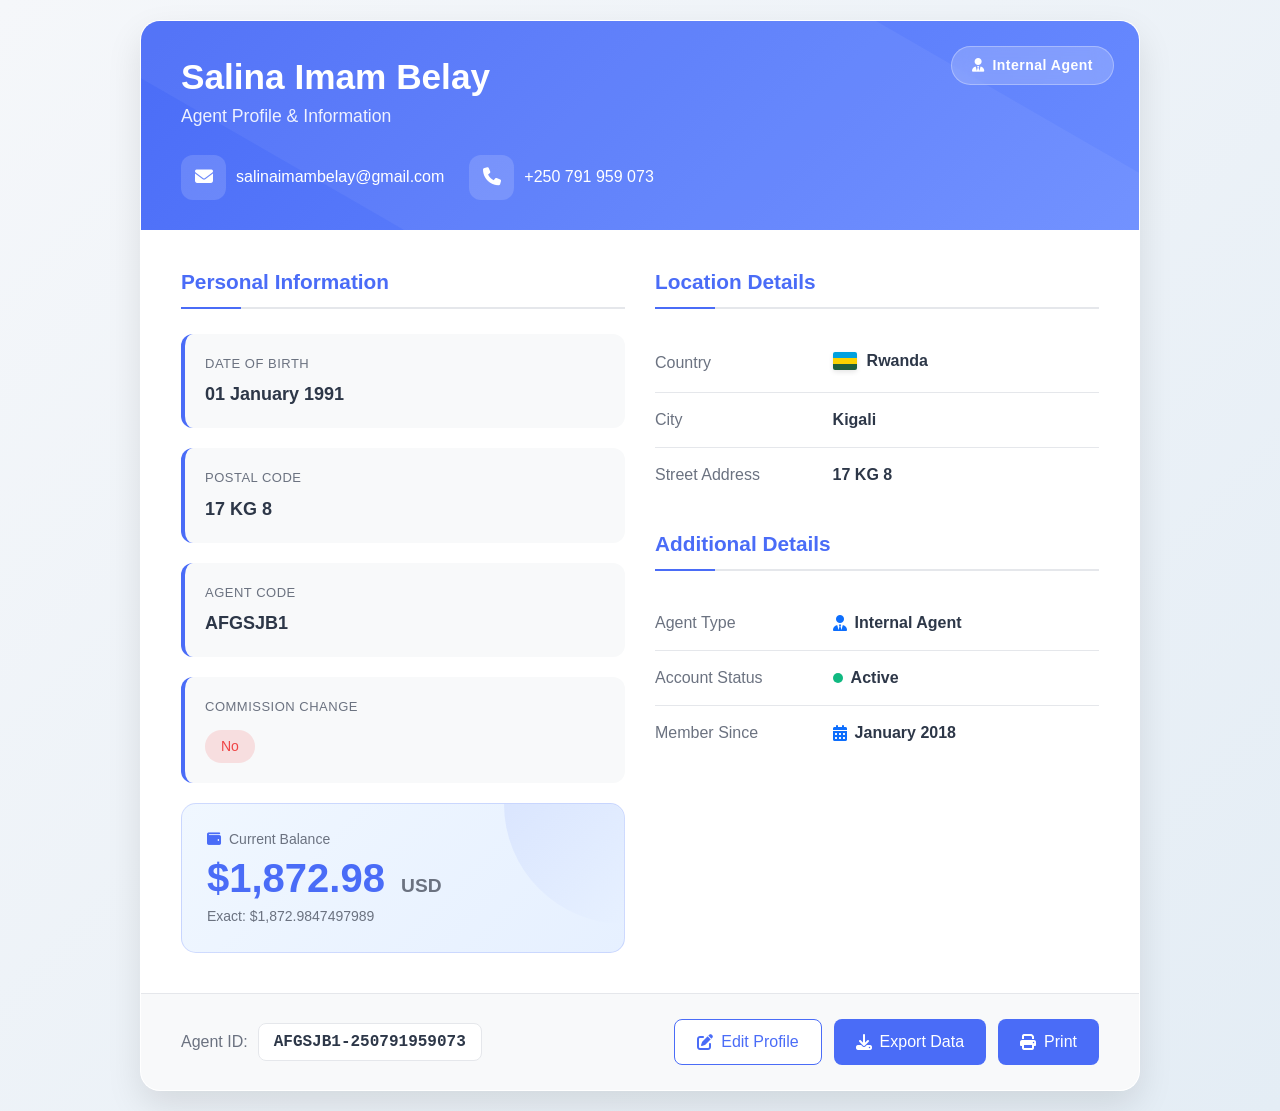
<file: userview.html>
<!DOCTYPE html>
<html lang="en">
<head>
    <meta charset="UTF-8">
    <meta name="viewport" content="width=device-width, initial-scale=1.0">
    <title>Salina Imam Belay - Agent Profile</title>
    <!-- Bootstrap 5 CSS -->
    <link href="https://cdn.jsdelivr.net/npm/bootstrap@5.3.0-alpha1/dist/css/bootstrap.min.css" rel="stylesheet">
    <!-- Font Awesome Icons -->
    <link rel="stylesheet" href="https://cdnjs.cloudflare.com/ajax/libs/font-awesome/6.4.0/css/all.min.css">
    <style>
        :root {
            --primary-color: #4a6cf7;
            --primary-light: #6a8cff;
            --secondary-color: #f8a130;
            --dark-color: #2d3748;
            --light-color: #f8f9fa;
            --success-color: #10b981;
            --danger-color: #ef4444;
            --gray-color: #6b7280;
            --border-color: #e5e7eb;
        }
        
        * {
            margin: 0;
            padding: 0;
            box-sizing: border-box;
        }
        
        body {
            font-family: 'Segoe UI', Tahoma, Geneva, Verdana, sans-serif;
            background: linear-gradient(135deg, #f5f7fa 0%, #e4edf5 100%);
            min-height: 100vh;
            display: flex;
            align-items: center;
            justify-content: center;
            padding: 20px;
            color: var(--dark-color);
        }
        
        .agent-card {
            background: white;
            border-radius: 20px;
            box-shadow: 0 15px 35px rgba(0, 0, 0, 0.1);
            overflow: hidden;
            max-width: 1000px;
            width: 100%;
            transition: all 0.4s ease;
            border: 1px solid rgba(255, 255, 255, 0.2);
        }
        
        .agent-card:hover {
            transform: translateY(-5px);
            box-shadow: 0 20px 40px rgba(0, 0, 0, 0.15);
        }
        
        /* Header Section */
        .agent-header {
            background: linear-gradient(135deg, var(--primary-color), var(--primary-light));
            color: white;
            padding: 35px 40px 30px;
            position: relative;
            overflow: hidden;
        }
        
        .agent-header::before {
            content: '';
            position: absolute;
            top: -50%;
            right: -50%;
            width: 200%;
            height: 200%;
            background: rgba(255, 255, 255, 0.05);
            transform: rotate(30deg);
        }
        
        .agent-badge {
            position: absolute;
            top: 25px;
            right: 25px;
            background: rgba(255, 255, 255, 0.2);
            backdrop-filter: blur(10px);
            padding: 8px 20px;
            border-radius: 50px;
            font-weight: 600;
            font-size: 14px;
            letter-spacing: 0.5px;
            border: 1px solid rgba(255, 255, 255, 0.3);
        }
        
        .agent-name {
            font-size: 2.2rem;
            font-weight: 700;
            margin-bottom: 5px;
            position: relative;
            z-index: 1;
        }
        
        .agent-title {
            font-size: 1.1rem;
            opacity: 0.9;
            margin-bottom: 20px;
            position: relative;
            z-index: 1;
        }
        
        .contact-info {
            display: flex;
            flex-wrap: wrap;
            gap: 25px;
            margin-top: 25px;
            position: relative;
            z-index: 1;
        }
        
        .contact-item {
            display: flex;
            align-items: center;
            gap: 10px;
        }
        
        .contact-icon {
            width: 45px;
            height: 45px;
            border-radius: 12px;
            background: rgba(255, 255, 255, 0.15);
            display: flex;
            align-items: center;
            justify-content: center;
            font-size: 18px;
            flex-shrink: 0;
        }
        
        .contact-text {
            font-size: 16px;
        }
        
        /* Content Section */
        .agent-content {
            padding: 40px;
            display: grid;
            grid-template-columns: repeat(auto-fit, minmax(300px, 1fr));
            gap: 30px;
        }
        
        .section-title {
            font-size: 1.3rem;
            font-weight: 600;
            color: var(--primary-color);
            margin-bottom: 25px;
            padding-bottom: 12px;
            border-bottom: 2px solid var(--border-color);
            position: relative;
        }
        
        .section-title::after {
            content: '';
            position: absolute;
            bottom: -2px;
            left: 0;
            width: 60px;
            height: 2px;
            background: var(--primary-color);
        }
        
        /* Info Grid */
        .info-grid {
            display: grid;
            grid-template-columns: repeat(auto-fill, minmax(250px, 1fr));
            gap: 20px;
        }
        
        .info-item {
            display: flex;
            flex-direction: column;
            background: var(--light-color);
            border-radius: 12px;
            padding: 20px;
            border-left: 4px solid var(--primary-color);
            transition: all 0.3s ease;
        }
        
        .info-item:hover {
            transform: translateY(-3px);
            box-shadow: 0 8px 15px rgba(0, 0, 0, 0.05);
        }
        
        .info-label {
            font-size: 13px;
            font-weight: 500;
            color: var(--gray-color);
            text-transform: uppercase;
            letter-spacing: 0.5px;
            margin-bottom: 8px;
        }
        
        .info-value {
            font-size: 18px;
            font-weight: 600;
            color: var(--dark-color);
        }
        
        /* Table Style Info */
        .table-info {
            width: 100%;
            border-collapse: collapse;
            margin-top: 10px;
        }
        
        .table-info tr {
            border-bottom: 1px solid var(--border-color);
        }
        
        .table-info tr:last-child {
            border-bottom: none;
        }
        
        .table-info td {
            padding: 15px 0;
        }
        
        .table-info td:first-child {
            font-weight: 500;
            color: var(--gray-color);
            width: 40%;
        }
        
        .table-info td:last-child {
            font-weight: 600;
            color: var(--dark-color);
        }
        
        /* Balance Highlight */
        .balance-container {
            background: linear-gradient(135deg, #f0f7ff, #e6f0ff);
            border-radius: 15px;
            padding: 25px;
            margin-top: 20px;
            border: 1px solid rgba(74, 108, 247, 0.2);
            position: relative;
            overflow: hidden;
        }
        
        .balance-container::before {
            content: '';
            position: absolute;
            top: 0;
            right: 0;
            width: 120px;
            height: 120px;
            background: linear-gradient(135deg, rgba(74, 108, 247, 0.1), transparent);
            border-radius: 0 15px 0 100%;
        }
        
        .balance-label {
            font-size: 14px;
            color: var(--gray-color);
            margin-bottom: 8px;
            display: flex;
            align-items: center;
            gap: 8px;
        }
        
        .balance-label i {
            color: var(--primary-color);
        }
        
        .balance-amount {
            font-size: 2.5rem;
            font-weight: 700;
            color: var(--primary-color);
            line-height: 1;
        }
        
        .balance-currency {
            font-size: 1.2rem;
            color: var(--gray-color);
            margin-left: 5px;
        }
        
        /* Status Badges */
        .status-badge {
            display: inline-block;
            padding: 6px 16px;
            border-radius: 50px;
            font-size: 14px;
            font-weight: 500;
            margin-top: 5px;
        }
        
        .status-yes {
            background-color: rgba(16, 185, 129, 0.15);
            color: var(--success-color);
        }
        
        .status-no {
            background-color: rgba(239, 68, 68, 0.15);
            color: var(--danger-color);
        }
        
        /* Footer Section */
        .agent-footer {
            background: var(--light-color);
            padding: 25px 40px;
            border-top: 1px solid var(--border-color);
            display: flex;
            justify-content: space-between;
            align-items: center;
            flex-wrap: wrap;
            gap: 15px;
        }
        
        .agent-id {
            display: flex;
            align-items: center;
            gap: 10px;
        }
        
        .id-label {
            font-weight: 500;
            color: var(--gray-color);
        }
        
        .id-value {
            font-weight: 600;
            color: var(--dark-color);
            background: white;
            padding: 6px 15px;
            border-radius: 8px;
            border: 1px solid var(--border-color);
            font-family: 'Courier New', monospace;
        }
        
        .action-buttons {
            display: flex;
            gap: 12px;
        }
        
        .btn-action {
            padding: 10px 22px;
            border-radius: 8px;
            font-weight: 500;
            display: flex;
            align-items: center;
            gap: 8px;
            transition: all 0.3s ease;
            border: none;
            cursor: pointer;
        }
        
        .btn-primary {
            background-color: var(--primary-color);
            color: white;
        }
        
        .btn-primary:hover {
            background-color: var(--primary-light);
            transform: translateY(-2px);
            box-shadow: 0 5px 15px rgba(74, 108, 247, 0.3);
        }
        
        .btn-outline {
            background-color: white;
            color: var(--primary-color);
            border: 1px solid var(--primary-color);
        }
        
        .btn-outline:hover {
            background-color: rgba(74, 108, 247, 0.05);
            transform: translateY(-2px);
        }
        
        /* Responsive Styles */
        @media (max-width: 992px) {
            .agent-content {
                grid-template-columns: 1fr;
                padding: 30px;
            }
            
            .agent-header {
                padding: 30px 30px 25px;
            }
            
            .agent-name {
                font-size: 1.9rem;
            }
            
            .balance-amount {
                font-size: 2.2rem;
            }
        }
        
        @media (max-width: 768px) {
            .contact-info {
                flex-direction: column;
                gap: 15px;
            }
            
            .agent-footer {
                flex-direction: column;
                align-items: flex-start;
            }
            
            .action-buttons {
                width: 100%;
                justify-content: space-between;
            }
            
            .btn-action {
                flex: 1;
                justify-content: center;
            }
            
            .info-grid {
                grid-template-columns: 1fr;
            }
        }
        
        @media (max-width: 576px) {
            body {
                padding: 15px;
            }
            
            .agent-header, .agent-content, .agent-footer {
                padding: 25px 20px;
            }
            
            .agent-name {
                font-size: 1.7rem;
            }
            
            .agent-badge {
                position: static;
                display: inline-block;
                margin-bottom: 15px;
            }
            
            .balance-amount {
                font-size: 1.9rem;
            }
            
            .table-info td {
                display: block;
                padding: 10px 0;
                width: 100%;
            }
            
            .table-info td:first-child {
                width: 100%;
                padding-bottom: 5px;
            }
        }
        
        /* Animation */
        @keyframes fadeIn {
            from { opacity: 0; transform: translateY(20px); }
            to { opacity: 1; transform: translateY(0); }
        }
        
        .agent-card {
            animation: fadeIn 0.8s ease forwards;
        }
        
        /* Country Flag Styling */
        .country-flag {
            display: inline-flex;
            align-items: center;
            gap: 10px;
        }
        
        .flag-icon {
            width: 24px;
            height: 18px;
            border-radius: 2px;
            overflow: hidden;
            box-shadow: 0 2px 5px rgba(0, 0, 0, 0.1);
        }
        
        .flag-icon img {
            width: 100%;
            height: 100%;
            object-fit: cover;
        }
    </style>
</head>
<body>
    <div class="agent-card">
        <!-- Header Section -->
        <div class="agent-header">
            <div class="agent-badge">
                <i class="fas fa-user-tie me-1"></i> Internal Agent
            </div>
            
            <h1 class="agent-name">Salina Imam Belay</h1>
            <p class="agent-title">Agent Profile & Information</p>
            
            <div class="contact-info">
                <div class="contact-item">
                    <div class="contact-icon">
                        <i class="fas fa-envelope"></i>
                    </div>
                    <div class="contact-text">salinaimambelay@gmail.com</div>
                </div>
                
                <div class="contact-item">
                    <div class="contact-icon">
                        <i class="fas fa-phone"></i>
                    </div>
                    <div class="contact-text">+250 791 959 073</div>
                </div>
            </div>
        </div>
        
        <!-- Content Section -->
        <div class="agent-content">
            <div class="left-section">
                <h3 class="section-title">Personal Information</h3>
                
                <div class="info-grid">
                    <div class="info-item">
                        <span class="info-label">Date of Birth</span>
                        <span class="info-value">01 January 1991</span>
                    </div>
                    
                    <div class="info-item">
                        <span class="info-label">Postal Code</span>
                        <span class="info-value">17 KG 8</span>
                    </div>
                    
                    <div class="info-item">
                        <span class="info-label">Agent Code</span>
                        <span class="info-value">AFGSJB1</span>
                    </div>
                    
                    <div class="info-item">
                        <span class="info-label">Commission Change</span>
                        <div>
                            <span class="status-badge status-no">No</span>
                        </div>
                    </div>
                </div>
                
                <div class="balance-container">
                    <div class="balance-label">
                        <i class="fas fa-wallet"></i> Current Balance
                    </div>
                    <div class="balance-amount">
                        $1,872.98
                        <span class="balance-currency">USD</span>
                    </div>
                    <div style="font-size: 14px; color: var(--gray-color); margin-top: 8px;">
                        Exact: $1,872.9847497989
                    </div>
                </div>
            </div>
            
            <div class="right-section">
                <h3 class="section-title">Location Details</h3>
                
                <table class="table-info">
                    <tr>
                        <td>Country</td>
                        <td>
                            <div class="country-flag">
                                <div class="flag-icon">
                                    <!-- Rwanda flag colors -->
                                    <div style="width:100%;height:100%;background:linear-gradient(to bottom, #00A1DE 33%, #FAD201 33%, #FAD201 66%, #20603D 66%);"></div>
                                </div>
                                <span>Rwanda</span>
                            </div>
                        </td>
                    </tr>
                    <tr>
                        <td>City</td>
                        <td>Kigali</td>
                    </tr>
                    <tr>
                        <td>Street Address</td>
                        <td>17 KG 8</td>
                    </tr>
                </table>
                
                <div style="margin-top: 30px;">
                    <h3 class="section-title">Additional Details</h3>
                    <table class="table-info">
                        <tr>
                            <td>Agent Type</td>
                            <td>
                                <div class="d-flex align-items-center">
                                    <i class="fas fa-user-tie me-2 text-primary"></i>
                                    <span>Internal Agent</span>
                                </div>
                            </td>
                        </tr>
                        <tr>
                            <td>Account Status</td>
                            <td>
                                <div class="d-flex align-items-center">
                                    <div style="width: 10px; height: 10px; background-color: var(--success-color); border-radius: 50%; margin-right: 8px;"></div>
                                    <span>Active</span>
                                </div>
                            </td>
                        </tr>
                        <tr>
                            <td>Member Since</td>
                            <td>
                                <div class="d-flex align-items-center">
                                    <i class="fas fa-calendar-alt me-2 text-primary"></i>
                                    <span>January 2018</span>
                                </div>
                            </td>
                        </tr>
                    </table>
                </div>
            </div>
        </div>
        
        <!-- Footer Section -->
        <div class="agent-footer">
            <div class="agent-id">
                <span class="id-label">Agent ID:</span>
                <span class="id-value">AFGSJB1-250791959073</span>
            </div>
            
            <div class="action-buttons">
                <button class="btn-action btn-outline">
                    <i class="fas fa-edit"></i> Edit Profile
                </button>
                <button class="btn-action btn-primary">
                    <i class="fas fa-download"></i> Export Data
                </button>
                <button class="btn-action btn-primary">
                    <i class="fas fa-print"></i> Print
                </button>
            </div>
        </div>
    </div>

    <!-- Bootstrap JS Bundle -->
    <script src="https://cdn.jsdelivr.net/npm/bootstrap@5.3.0-alpha1/dist/js/bootstrap.bundle.min.js"></script>
    
    <script>
        // Add interactivity to the card
        document.addEventListener('DOMContentLoaded', function() {
            // Add hover effect to info items
            const infoItems = document.querySelectorAll('.info-item');
            infoItems.forEach(item => {
                item.addEventListener('mouseenter', function() {
                    this.style.transform = 'translateY(-5px)';
                    this.style.boxShadow = '0 10px 20px rgba(0,0,0,0.08)';
                });
                
                item.addEventListener('mouseleave', function() {
                    this.style.transform = 'translateY(0)';
                    this.style.boxShadow = 'none';
                });
            });
            
            // Button click events
            const buttons = document.querySelectorAll('.btn-action');
            buttons.forEach(button => {
                button.addEventListener('click', function() {
                    const buttonText = this.textContent.trim();
                    
                    // Simulate different actions based on button
                    if (buttonText.includes('Edit')) {
                        alert('Edit Profile feature would open here');
                    } else if (buttonText.includes('Export')) {
                        alert('Exporting agent data...');
                    } else if (buttonText.includes('Print')) {
                        window.print();
                    }
                });
            });
            
            // Balance formatting on hover
            const balanceContainer = document.querySelector('.balance-container');
            const balanceAmount = document.querySelector('.balance-amount');
            const exactBalance = document.querySelector('.balance-container div:nth-child(3)');
            
            balanceContainer.addEventListener('mouseenter', function() {
                balanceAmount.style.opacity = '0.7';
                exactBalance.style.fontWeight = '600';
                exactBalance.style.color = 'var(--primary-color)';
            });
            
            balanceContainer.addEventListener('mouseleave', function() {
                balanceAmount.style.opacity = '1';
                exactBalance.style.fontWeight = 'normal';
                exactBalance.style.color = 'var(--gray-color)';
            });
            
            // Show tooltip for agent code
            const agentCode = document.querySelector('.info-item:nth-child(3) .info-value');
            agentCode.title = "Unique Agent Identifier: AFGSJB1";
            
            // Add animation to status badge
            const statusBadge = document.querySelector('.status-badge');
            setInterval(() => {
                statusBadge.style.transform = 'scale(1.05)';
                setTimeout(() => {
                    statusBadge.style.transform = 'scale(1)';
                }, 300);
            }, 3000);
        });
    </script>
</body>
</html>
</file>
<file: input.css>
/* ===== VARIABLES ===== */
:root {
    --primary-color: #4a6cf7;
    --primary-dark: #3a56d4;
    --secondary-color: #6c757d;
    --success-color: #28a745;
    --danger-color: #dc3545;
    --warning-color: #ffc107;
    --light-color: #f8f9fa;
    --dark-color: #212529;
    --gray-light: #e9ecef;
    --gray-medium: #adb5bd;
    --border-radius: 10px;
    --box-shadow: 0 5px 15px rgba(0, 0, 0, 0.08);
    --box-shadow-hover: 0 10px 25px rgba(0, 0, 0, 0.12);
    --transition: all 0.3s ease;
}

/* ===== BASE STYLES ===== */
* {
    margin: 0;
    padding: 0;
    box-sizing: border-box;
}

body {
    font-family: 'Inter', sans-serif;
    color: var(--dark-color);
    background-color: #f9fafb;
    line-height: 1.6;
}

.container-fluid {
    overflow-x: hidden;
}

/* ===== HEADER ===== */
.modern-header {
    background: linear-gradient(135deg, var(--primary-color) 0%, #6a11cb 100%);
    color: white;
    padding: 3rem 0;
    margin-bottom: 3rem;
    text-align: center;
    box-shadow: 0 4px 12px rgba(74, 108, 247, 0.2);
}

.modern-header h1 {
    font-size: 2.5rem;
    font-weight: 700;
    margin-bottom: 0.5rem;
}

.modern-header h1 i {
    margin-right: 10px;
}

.subtitle {
    font-size: 1.1rem;
    opacity: 0.9;
    font-weight: 300;
}

/* ===== MAIN CONTAINER ===== */
.main-container {
    padding-bottom: 3rem;
}

/* ===== SECTION STYLES ===== */
.input-section {
    margin-bottom: 4rem;
}

.section-header {
    margin-bottom: 2rem;
    padding-bottom: 1rem;
    border-bottom: 2px solid var(--gray-light);
}

.section-header h2 {
    font-size: 1.8rem;
    font-weight: 600;
    color: var(--dark-color);
    display: flex;
    align-items: center;
}

.section-header h2 i {
    margin-right: 10px;
    color: var(--primary-color);
}

.section-description {
    color: var(--secondary-color);
    font-size: 1rem;
    margin-top: 0.5rem;
}

/* ===== INPUT CARDS ===== */
.input-card {
    background: white;
    border-radius: var(--border-radius);
    padding: 1.5rem;
    height: 100%;
    box-shadow: var(--box-shadow);
    transition: var(--transition);
    border: 1px solid rgba(0, 0, 0, 0.05);
}

.input-card:hover {
    box-shadow: var(--box-shadow-hover);
    transform: translateY(-5px);
}

.input-header {
    display: flex;
    justify-content: space-between;
    align-items: center;
    margin-bottom: 1rem;
}

.input-header h3 {
    font-size: 1.3rem;
    font-weight: 600;
    color: var(--dark-color);
}

.input-tag {
    font-size: 0.75rem;
    font-weight: 600;
    padding: 0.25rem 0.75rem;
    border-radius: 20px;
    background-color: rgba(74, 108, 247, 0.1);
    color: var(--primary-color);
}

.input-tag.important {
    background-color: rgba(220, 53, 69, 0.1);
    color: var(--danger-color);
}

.input-description {
    color: var(--secondary-color);
    font-size: 0.9rem;
    margin-bottom: 1.5rem;
    line-height: 1.5;
}

.input-example {
    margin-bottom: 1.5rem;
}

.code-snippet {
    background-color: #f8f9fa;
    border-radius: 8px;
    padding: 1rem;
    font-family: 'Courier New', monospace;
    font-size: 0.85rem;
    border-left: 3px solid var(--primary-color);
}

.code-snippet code {
    color: var(--dark-color);
    word-break: break-word;
}

/* ===== INPUT GROUPS ===== */
.input-group {
    position: relative;
    display: flex;
    align-items: center;
    width: 100%;
}

.input-icon {
    position: absolute;
    left: 15px;
    color: var(--gray-medium);
    z-index: 2;
    font-size: 1rem;
}

/* ===== MODERN INPUT STYLES ===== */
.modern-input,
.modern-select,
.modern-textarea {
    width: 100%;
    padding: 0.875rem 1rem 0.875rem 3rem;
    font-size: 1rem;
    font-weight: 400;
    line-height: 1.5;
    color: var(--dark-color);
    background-color: white;
    border: 2px solid var(--gray-light);
    border-radius: var(--border-radius) !important;
    transition: var(--transition);
    font-family: 'Inter', sans-serif;
}

.modern-input:focus,
.modern-select:focus,
.modern-textarea:focus {
    outline: none;
    border-color: var(--primary-color);
    box-shadow: 0 0 0 3px rgba(74, 108, 247, 0.15);
}

.modern-input::placeholder {
    color: var(--gray-medium);
}

/* For inputs without icons */
.input-group:not(:has(.input-icon)) .modern-input {
    padding-left: 1rem;
}

/* Input with action button */
.input-action {
    position: absolute;
    right: 10px;
    background: none;
    border: none;
    color: var(--gray-medium);
    cursor: pointer;
    font-size: 1rem;
    padding: 0.5rem;
    transition: var(--transition);
    border-radius: 50%;
}

.input-action:hover {
    color: var(--primary-color);
    background-color: rgba(74, 108, 247, 0.1);
}

/* ===== SELECT STYLES ===== */
.modern-select {
    appearance: none;
    background-image: url("data:image/svg+xml,%3Csvg xmlns='http://www.w3.org/2000/svg' width='16' height='16' fill='%236c757d' viewBox='0 0 16 16'%3E%3Cpath d='M7.247 11.14 2.451 5.658C1.885 5.013 2.345 4 3.204 4h9.592a1 1 0 0 1 .753 1.659l-4.796 5.48a1 1 0 0 1-1.506 0z'/%3E%3C/svg%3E");
    background-repeat: no-repeat;
    background-position: right 1rem center;
    background-size: 16px 12px;
    padding-right: 3rem;
    cursor: pointer;
}

/* ===== CHECKBOX STYLES ===== */
.checkbox-group,
.radio-group {
    display: flex;
    flex-direction: column;
    gap: 1rem;
}

.modern-checkbox,
.modern-radio {
    display: flex;
    align-items: center;
    cursor: pointer;
    position: relative;
    padding-left: 2.5rem;
    user-select: none;
}

.modern-checkbox input,
.modern-radio input {
    position: absolute;
    opacity: 0;
    cursor: pointer;
    height: 0;
    width: 0;
}

.checkmark {
    position: absolute;
    left: 0;
    height: 22px;
    width: 22px;
    background-color: white;
    border: 2px solid var(--gray-light);
    border-radius: 6px;
    transition: var(--transition);
}

.radiomark {
    position: absolute;
    left: 0;
    height: 22px;
    width: 22px;
    background-color: white;
    border: 2px solid var(--gray-light);
    border-radius: 50%;
    transition: var(--transition);
}

.modern-checkbox:hover input ~ .checkmark,
.modern-radio:hover input ~ .radiomark {
    border-color: var(--primary-color);
}

.modern-checkbox input:checked ~ .checkmark {
    background-color: var(--primary-color);
    border-color: var(--primary-color);
}

.modern-radio input:checked ~ .radiomark {
    border-color: var(--primary-color);
}

.checkmark:after,
.radiomark:after {
    content: "";
    position: absolute;
    display: none;
}

.modern-checkbox input:checked ~ .checkmark:after {
    display: block;
}

.modern-checkbox .checkmark:after {
    left: 7px;
    top: 3px;
    width: 6px;
    height: 10px;
    border: solid white;
    border-width: 0 2px 2px 0;
    transform: rotate(45deg);
}

.modern-radio input:checked ~ .radiomark:after {
    display: block;
}

.modern-radio .radiomark:after {
    top: 5px;
    left: 5px;
    width: 10px;
    height: 10px;
    border-radius: 50%;
    background: var(--primary-color);
}

.checkbox-label,
.radio-label {
    font-size: 1rem;
    color: var(--dark-color);
}

/* ===== RANGE SLIDER ===== */
.range-container {
    padding: 1rem 0;
}

.range-header {
    display: flex;
    justify-content: space-between;
    align-items: center;
    margin-bottom: 0.5rem;
    font-weight: 500;
}

.modern-range {
    width: 100%;
    height: 8px;
    -webkit-appearance: none;
    appearance: none;
    background: var(--gray-light);
    border-radius: 4px;
    outline: none;
    margin: 1rem 0;
}

.modern-range::-webkit-slider-thumb {
    -webkit-appearance: none;
    appearance: none;
    width: 24px;
    height: 24px;
    border-radius: 50%;
    background: var(--primary-color);
    cursor: pointer;
    border: 3px solid white;
    box-shadow: 0 2px 6px rgba(0, 0, 0, 0.2);
    transition: var(--transition);
}

.modern-range::-webkit-slider-thumb:hover {
    transform: scale(1.1);
}

.modern-range::-moz-range-thumb {
    width: 24px;
    height: 24px;
    border-radius: 50%;
    background: var(--primary-color);
    cursor: pointer;
    border: 3px solid white;
    box-shadow: 0 2px 6px rgba(0, 0, 0, 0.2);
}

.range-labels {
    display: flex;
    justify-content: space-between;
    font-size: 0.85rem;
    color: var(--secondary-color);
    margin-top: 0.5rem;
}

/* ===== FILE UPLOAD ===== */
.file-upload-area {
    border: 2px dashed var(--gray-light);
    border-radius: var(--border-radius);
    padding: 2.5rem 1rem;
    text-align: center;
    cursor: pointer;
    transition: var(--transition);
    position: relative;
    overflow: hidden;
}

.file-upload-area:hover {
    border-color: var(--primary-color);
    background-color: rgba(74, 108, 247, 0.03);
}

.upload-icon {
    font-size: 2.5rem;
    color: var(--primary-color);
    margin-bottom: 1rem;
}

.upload-text {
    font-size: 1rem;
    color: var(--dark-color);
    margin-bottom: 0.5rem;
}

.browse-link {
    color: var(--primary-color);
    text-decoration: underline;
    font-weight: 500;
}

.upload-subtext {
    font-size: 0.85rem;
    color: var(--secondary-color);
}

.file-input {
    position: absolute;
    width: 100%;
    height: 100%;
    top: 0;
    left: 0;
    opacity: 0;
    cursor: pointer;
}

/* ===== COLOR PICKER ===== */
.color-picker-container .input-group {
    display: flex;
    align-items: center;
}

.modern-color {
    width: 50px;
    height: 50px;
    border: none;
    border-radius: 8px;
    cursor: pointer;
    padding: 0;
    margin-right: 15px;
    flex-shrink: 0;
}

.color-value {
    font-family: 'Courier New', monospace;
    font-size: 0.9rem;
    color: var(--dark-color);
}

/* ===== TEXTAREA ===== */
.textarea-container {
    position: relative;
}

.modern-textarea {
    padding: 1rem;
    resize: vertical;
    min-height: 120px;
    font-family: 'Inter', sans-serif;
}

.textarea-footer {
    display: flex;
    justify-content: flex-end;
    margin-top: 0.5rem;
}

.char-count {
    font-size: 0.85rem;
    color: var(--secondary-color);
}

/* ===== TOGGLE SWITCH ===== */
.toggle-container {
    display: flex;
    flex-direction: column;
    gap: 1.5rem;
}

.toggle-item {
    display: flex;
    align-items: center;
    gap: 1rem;
}

.modern-toggle {
    position: relative;
    display: inline-block;
    width: 60px;
    height: 32px;
}

.modern-toggle input {
    opacity: 0;
    width: 0;
    height: 0;
}

.toggle-slider {
    position: absolute;
    cursor: pointer;
    top: 0;
    left: 0;
    right: 0;
    bottom: 0;
    background-color: var(--gray-light);
    transition: var(--transition);
    border-radius: 34px;
}

.toggle-slider:before {
    position: absolute;
    content: "";
    height: 24px;
    width: 24px;
    left: 4px;
    bottom: 4px;
    background-color: white;
    transition: var(--transition);
    border-radius: 50%;
    box-shadow: 0 2px 4px rgba(0, 0, 0, 0.2);
}

input:checked + .toggle-slider {
    background-color: var(--primary-color);
}

input:checked + .toggle-slider:before {
    transform: translateX(28px);
}

.toggle-info {
    display: flex;
    flex-direction: column;
}

.toggle-label {
    font-weight: 500;
    color: var(--dark-color);
}

.toggle-status {
    font-size: 0.85rem;
    color: var(--secondary-color);
}

/* ===== FORM EXAMPLE ===== */
.form-example-section {
    margin-top: 4rem;
}

.form-example-card {
    background: white;
    border-radius: var(--border-radius);
    padding: 2.5rem;
    box-shadow: var(--box-shadow);
}

.form-label {
    display: block;
    margin-bottom: 0.5rem;
    font-weight: 500;
    color: var(--dark-color);
}

.form-label:after {
    content: " *";
    color: var(--danger-color);
    opacity: 0;
}

.form-label[for]:has(+ .input-group input:required):after,
.form-label[for]:has(+ .input-group select:required):after {
    opacity: 1;
}

/* ===== BUTTONS ===== */
.modern-btn {
    display: inline-flex;
    align-items: center;
    justify-content: center;
    padding: 0.875rem 1.75rem;
    font-size: 1rem;
    font-weight: 500;
    border-radius: var(--border-radius);
    border: none;
    cursor: pointer;
    transition: var(--transition);
    font-family: 'Inter', sans-serif;
}

.primary-btn {
    background-color: var(--primary-color);
    color: white;
}

.primary-btn:hover {
    background-color: var(--primary-dark);
    transform: translateY(-2px);
    box-shadow: 0 5px 15px rgba(74, 108, 247, 0.3);
}

.secondary-btn {
    background-color: white;
    color: var(--primary-color);
    border: 2px solid var(--primary-color);
    margin-left: 1rem;
}

.secondary-btn:hover {
    background-color: rgba(74, 108, 247, 0.05);
    transform: translateY(-2px);
}

/* ===== FOOTER ===== */
.modern-footer {
    background-color: var(--dark-color);
    color: white;
    padding: 2rem 0;
    margin-top: 4rem;
    text-align: center;
}

.modern-footer p {
    margin-bottom: 1rem;
    opacity: 0.8;
}

.footer-links {
    display: flex;
    justify-content: center;
    gap: 2rem;
}

.footer-links a {
    color: white;
    text-decoration: none;
    opacity: 0.8;
    transition: var(--transition);
    display: flex;
    align-items: center;
    gap: 0.5rem;
}

.footer-links a:hover {
    opacity: 1;
    color: var(--primary-color);
}

/* ===== RESPONSIVE STYLES ===== */
@media (max-width: 992px) {
    .modern-header h1 {
        font-size: 2rem;
    }
    
    .section-header h2 {
        font-size: 1.5rem;
    }
    
    .form-example-card {
        padding: 1.5rem;
    }
}

@media (max-width: 768px) {
    .modern-header {
        padding: 2rem 0;
    }
    
    .input-header {
        flex-direction: column;
        align-items: flex-start;
    }
    
    .input-tag {
        margin-top: 0.5rem;
    }
    
    .footer-links {
        flex-direction: column;
        gap: 1rem;
    }
    
    .modern-btn {
        width: 100%;
        margin-bottom: 1rem;
    }
    
    .secondary-btn {
        margin-left: 0;
    }
}

@media (max-width: 576px) {
    .input-card {
        padding: 1.25rem;
    }
    
    .modern-header h1 {
        font-size: 1.75rem;
    }
    
    .section-header h2 {
        font-size: 1.3rem;
    }
}

/* ===== DARK MODE SUPPORT ===== */
@media (prefers-color-scheme: dark) {
    :root {
        --light-color: #1a1d23;
        --dark-color: #f8f9fa;
        --gray-light: #2d3239;
        --secondary-color: #adb5bd;
    }
    
    body {
        background-color: #121417;
        color: var(--dark-color);
    }
    
    .input-card,
    .form-example-card {
        background-color: #1e2127;
        border-color: #2d3239;
    }
    
    .modern-input,
    .modern-select,
    .modern-textarea {
        background-color: #1e2127;
        border-color: #2d3239;
        color: var(--dark-color);
    }
    
    .modern-input:focus,
    .modern-select:focus,
    .modern-textarea:focus {
        background-color: #1e2127;
    }
    
    .code-snippet {
        background-color: #2d3239;
    }
    
    .checkbox-label,
    .radio-label {
        color: var(--dark-color);
    }
    
    .checkmark,
    .radiomark {
        background-color: #1e2127;
        border-color: #2d3239;
    }
    
    .file-upload-area {
        background-color: #1e2127;
    }
}
</file>
